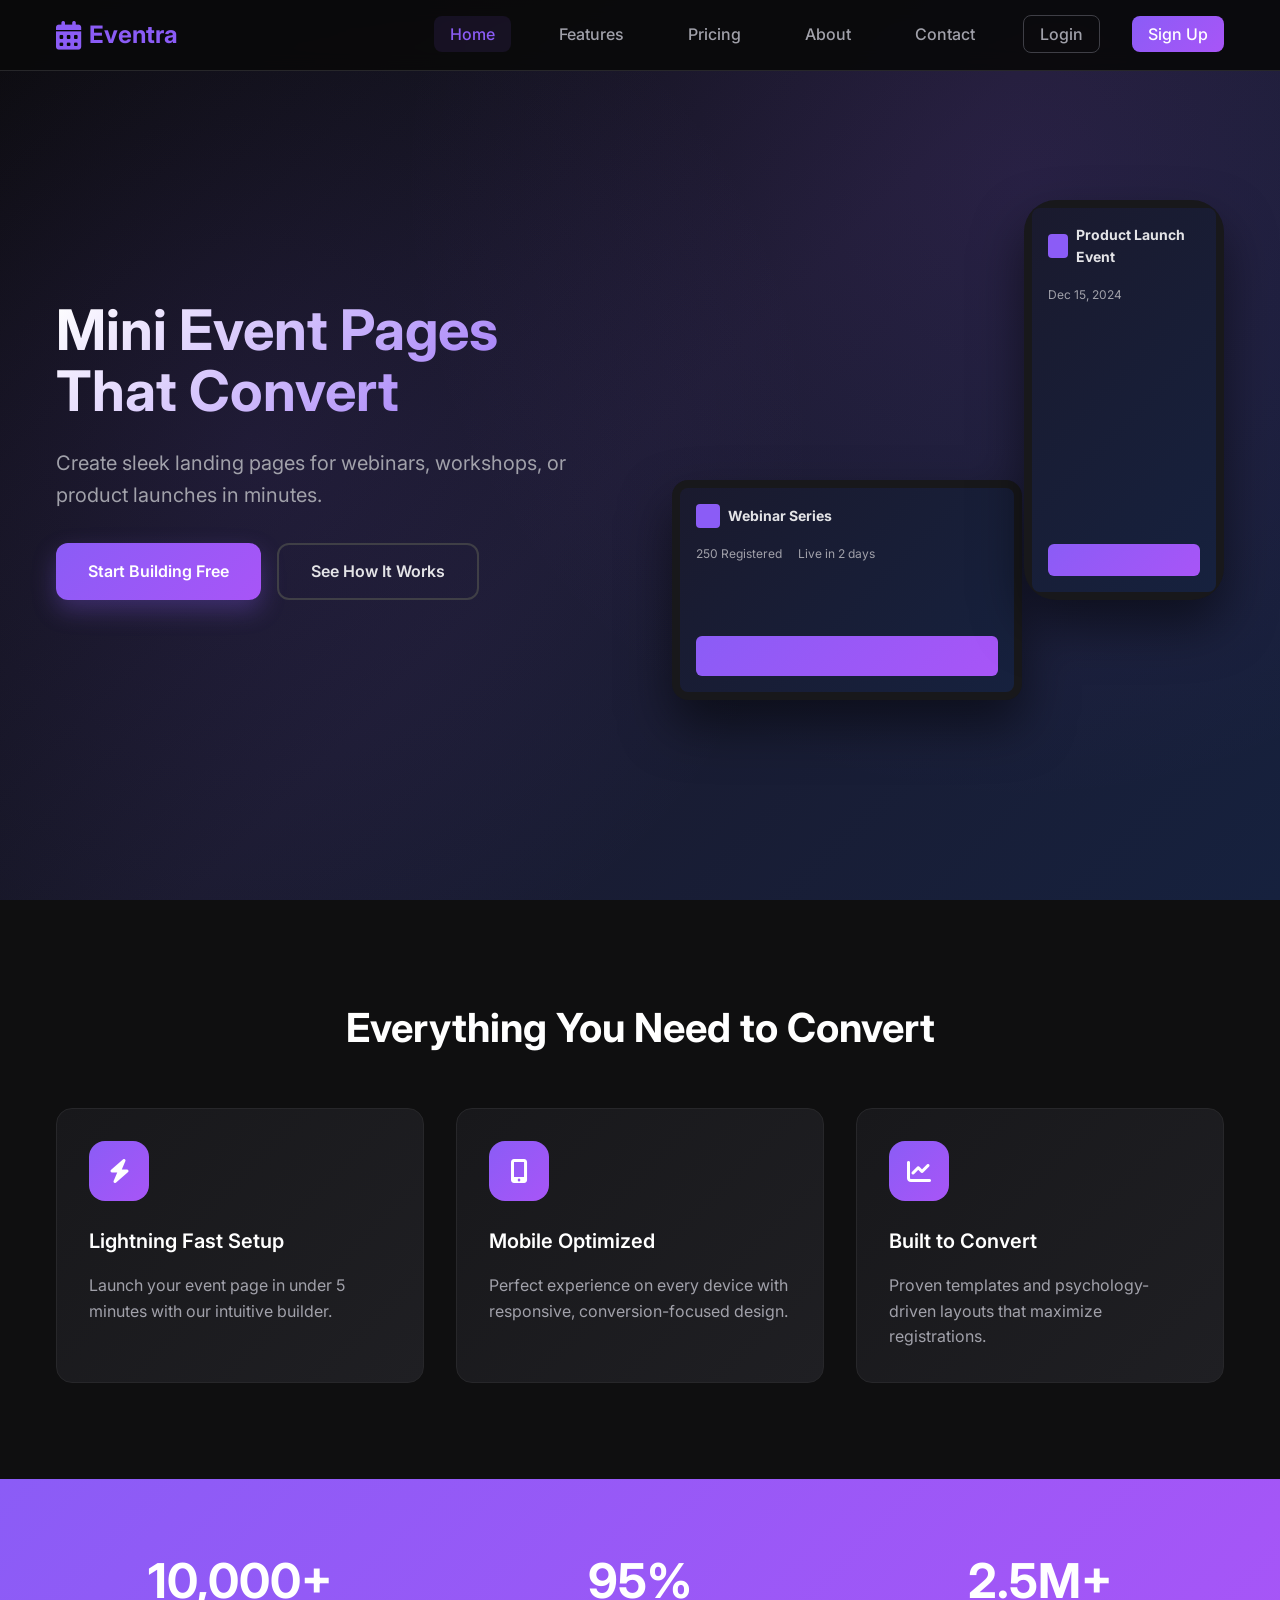
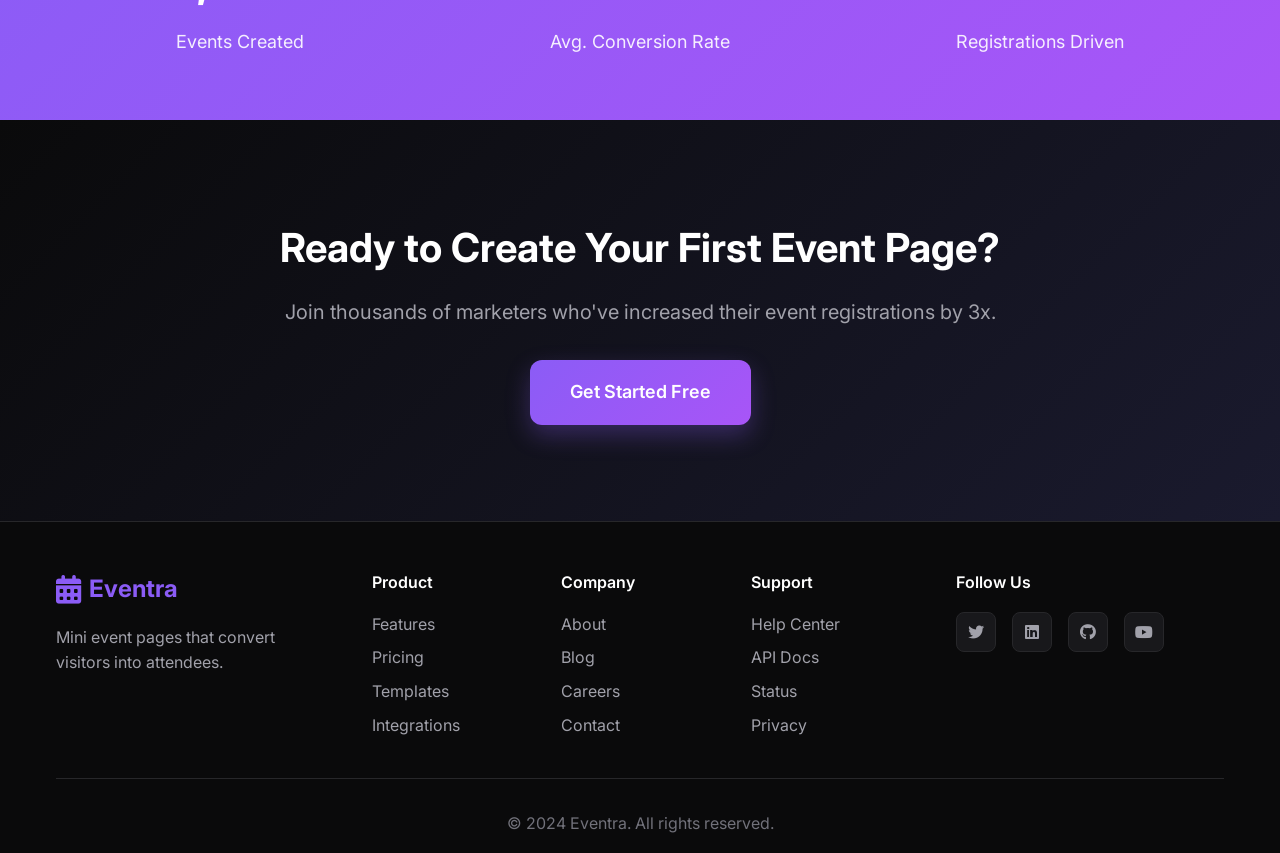
<file: index.html>
<!DOCTYPE html>
<html lang="en">
<head>
    <meta charset="UTF-8">
    <meta name="viewport" content="width=device-width, initial-scale=1.0">
    <title>Eventra - Mini Event Pages That Convert</title>
    <link rel="stylesheet" href="styles.css">
    <link rel="preconnect" href="https://fonts.googleapis.com">
    <link rel="preconnect" href="https://fonts.gstatic.com" crossorigin>
    <link href="https://fonts.googleapis.com/css2?family=Inter:wght@300;400;500;600;700&display=swap" rel="stylesheet">
    <link rel="stylesheet" href="https://cdnjs.cloudflare.com/ajax/libs/font-awesome/6.4.0/css/all.min.css">
    <link rel="icon" type="image/svg+xml" href="data:image/svg+xml,<svg xmlns='http://www.w3.org/2000/svg' viewBox='0 0 100 100'><text y='.9em' font-size='90'>📅</text></svg>">
</head>
<body>
    <nav class="navbar">
        <div class="nav-container">
            <div class="nav-logo">
                <i class="fas fa-calendar-alt"></i>
                <span>Eventra</span>
            </div>
            <ul class="nav-menu">
                <li><a href="index.html" class="nav-link active">Home</a></li>
                <li><a href="features.html" class="nav-link">Features</a></li>
                <li><a href="pricing.html" class="nav-link">Pricing</a></li>
                <li><a href="about.html" class="nav-link">About</a></li>
                <li><a href="contact.html" class="nav-link">Contact</a></li>
                <li><a href="login.html" class="nav-link login-btn">Login</a></li>
                <li><a href="signup.html" class="nav-link signup-btn">Sign Up</a></li>
            </ul>
            <div class="hamburger">
                <span></span>
                <span></span>
                <span></span>
            </div>
        </div>
    </nav>

    <main>
        <!-- Hero Section -->
        <section class="hero">
            <div class="container">
                <div class="hero-content">
                    <h1 class="hero-title">Mini Event Pages That Convert</h1>
                    <p class="hero-subtitle">Create sleek landing pages for webinars, workshops, or product launches in minutes.</p>
                    <div class="hero-cta">
                        <a href="signup.html" class="btn btn-primary">Start Building Free</a>
                        <a href="features.html" class="btn btn-secondary">See How It Works</a>
                    </div>
                </div>
                <div class="hero-visual">
                    <div class="mockup-container">
                        <div class="mockup-phone">
                            <div class="mockup-screen">
                                <div class="mini-page-demo">
                                    <div class="demo-header">
                                        <div class="demo-logo"></div>
                                        <h3>Product Launch Event</h3>
                                    </div>
                                    <div class="demo-content">
                                        <div class="demo-date">Dec 15, 2024</div>
                                        <div class="demo-button"></div>
                                    </div>
                                </div>
                            </div>
                        </div>
                        <div class="mockup-desktop">
                            <div class="mockup-screen">
                                <div class="mini-page-demo desktop">
                                    <div class="demo-header">
                                        <div class="demo-logo"></div>
                                        <h3>Webinar Series</h3>
                                    </div>
                                    <div class="demo-content">
                                        <div class="demo-stats">
                                            <span>250 Registered</span>
                                            <span>Live in 2 days</span>
                                        </div>
                                        <div class="demo-button large"></div>
                                    </div>
                                </div>
                            </div>
                        </div>
                    </div>
                </div>
            </div>
        </section>

        <!-- Features Preview -->
        <section class="features-preview">
            <div class="container">
                <h2>Everything You Need to Convert</h2>
                <div class="features-grid">
                    <div class="feature-card">
                        <div class="feature-icon">
                            <i class="fas fa-bolt"></i>
                        </div>
                        <h3>Lightning Fast Setup</h3>
                        <p>Launch your event page in under 5 minutes with our intuitive builder.</p>
                    </div>
                    <div class="feature-card">
                        <div class="feature-icon">
                            <i class="fas fa-mobile-alt"></i>
                        </div>
                        <h3>Mobile Optimized</h3>
                        <p>Perfect experience on every device with responsive, conversion-focused design.</p>
                    </div>
                    <div class="feature-card">
                        <div class="feature-icon">
                            <i class="fas fa-chart-line"></i>
                        </div>
                        <h3>Built to Convert</h3>
                        <p>Proven templates and psychology-driven layouts that maximize registrations.</p>
                    </div>
                </div>
            </div>
        </section>

        <!-- Social Proof -->
        <section class="social-proof">
            <div class="container">
                <div class="proof-content">
                    <div class="stats-grid">
                        <div class="stat">
                            <div class="stat-number">10,000+</div>
                            <div class="stat-label">Events Created</div>
                        </div>
                        <div class="stat">
                            <div class="stat-number">95%</div>
                            <div class="stat-label">Avg. Conversion Rate</div>
                        </div>
                        <div class="stat">
                            <div class="stat-number">2.5M+</div>
                            <div class="stat-label">Registrations Driven</div>
                        </div>
                    </div>
                </div>
            </div>
        </section>

        <!-- CTA Section -->
        <section class="cta-section">
            <div class="container">
                <div class="cta-content">
                    <h2>Ready to Create Your First Event Page?</h2>
                    <p>Join thousands of marketers who've increased their event registrations by 3x.</p>
                    <a href="signup.html" class="btn btn-primary large">Get Started Free</a>
                </div>
            </div>
        </section>
    </main>

    <footer class="footer">
        <div class="container">
            <div class="footer-content">
                <div class="footer-brand">
                    <div class="footer-logo">
                        <i class="fas fa-calendar-alt"></i>
                        <span>Eventra</span>
                    </div>
                    <p>Mini event pages that convert visitors into attendees.</p>
                </div>
                <div class="footer-links">
                    <div class="footer-column">
                        <h4>Product</h4>
                        <ul>
                            <li><a href="features.html">Features</a></li>
                            <li><a href="pricing.html">Pricing</a></li>
                            <li><a href="#">Templates</a></li>
                            <li><a href="#">Integrations</a></li>
                        </ul>
                    </div>
                    <div class="footer-column">
                        <h4>Company</h4>
                        <ul>
                            <li><a href="about.html">About</a></li>
                            <li><a href="#">Blog</a></li>
                            <li><a href="#">Careers</a></li>
                            <li><a href="contact.html">Contact</a></li>
                        </ul>
                    </div>
                    <div class="footer-column">
                        <h4>Support</h4>
                        <ul>
                            <li><a href="#">Help Center</a></li>
                            <li><a href="#">API Docs</a></li>
                            <li><a href="#">Status</a></li>
                            <li><a href="#">Privacy</a></li>
                        </ul>
                    </div>
                </div>
                <div class="footer-social">
                    <h4>Follow Us</h4>
                    <div class="social-links">
                        <a href="#"><i class="fab fa-twitter"></i></a>
                        <a href="#"><i class="fab fa-linkedin"></i></a>
                        <a href="#"><i class="fab fa-github"></i></a>
                        <a href="#"><i class="fab fa-youtube"></i></a>
                    </div>
                </div>
            </div>
            <div class="footer-bottom">
                <p>&copy; 2024 Eventra. All rights reserved.</p>
            </div>
        </div>
    </footer>

    <script src="script.js"></script>
</body>
</html>
</file>
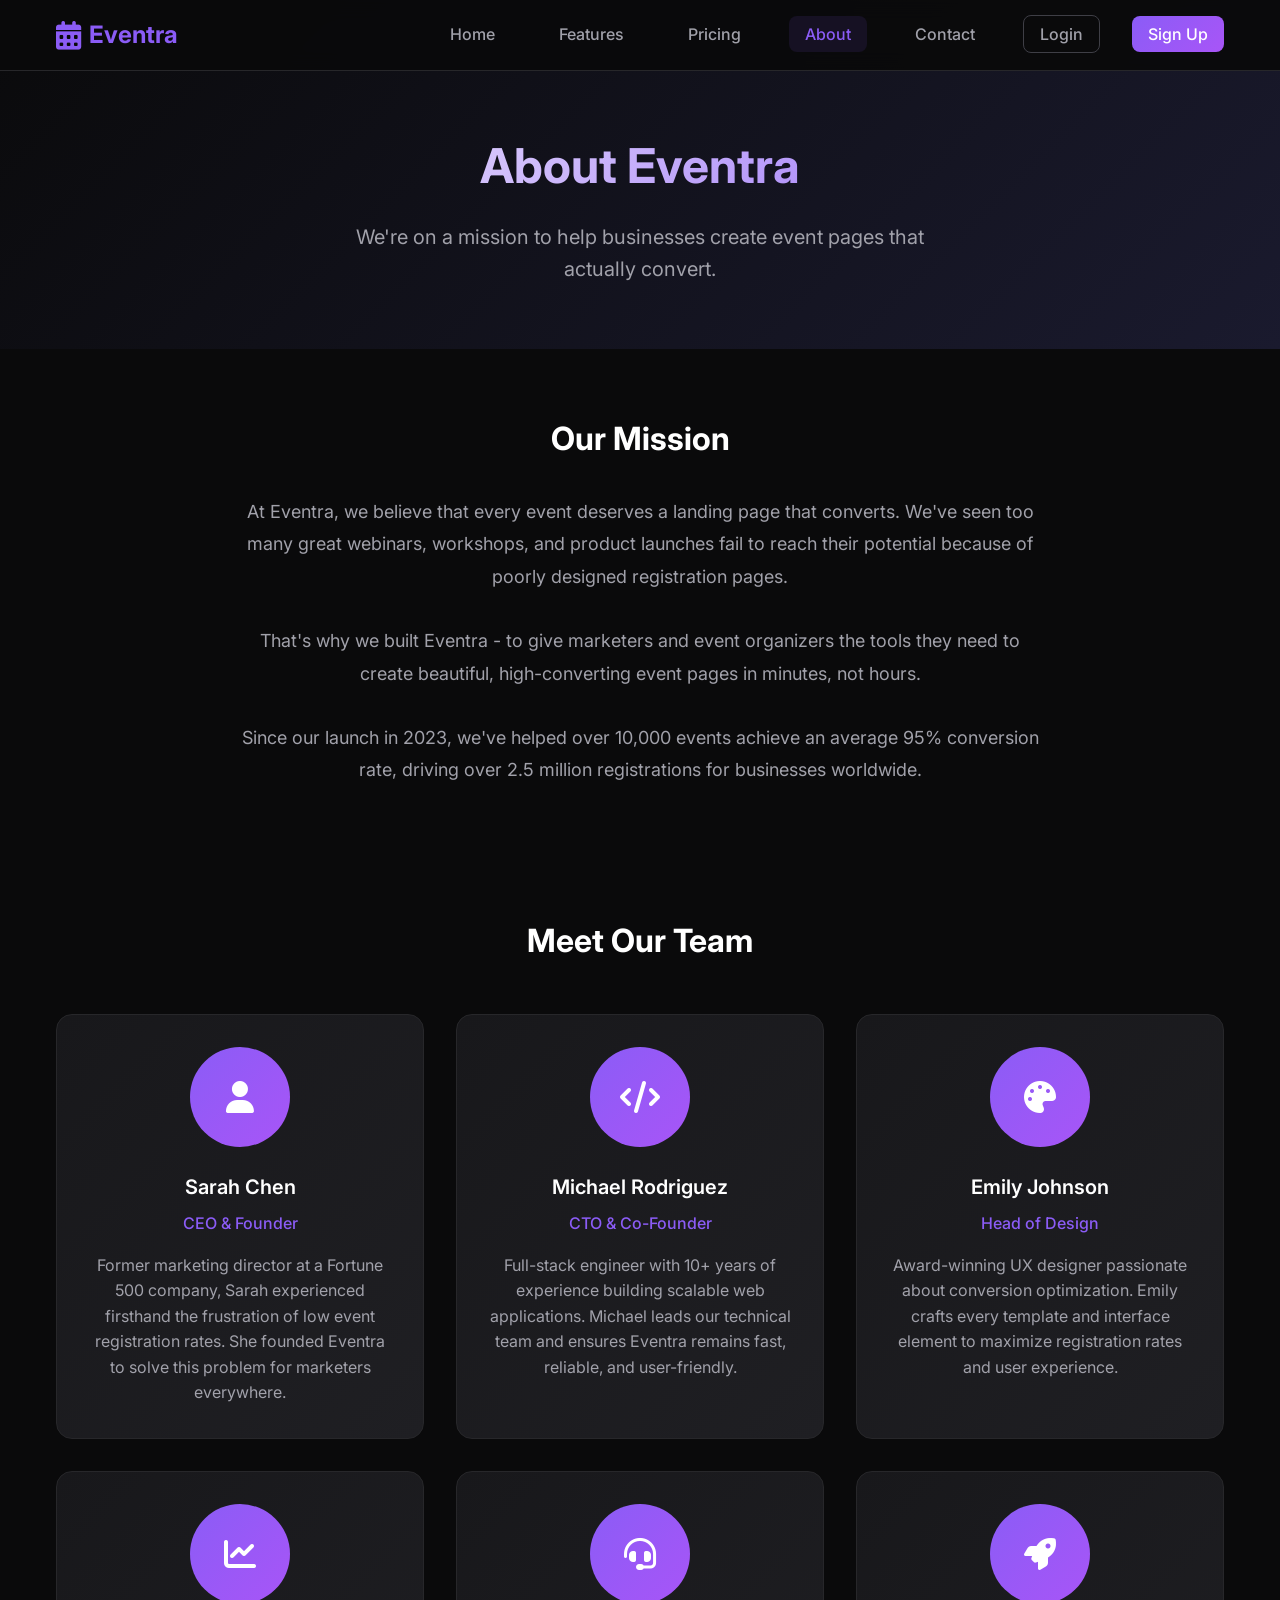
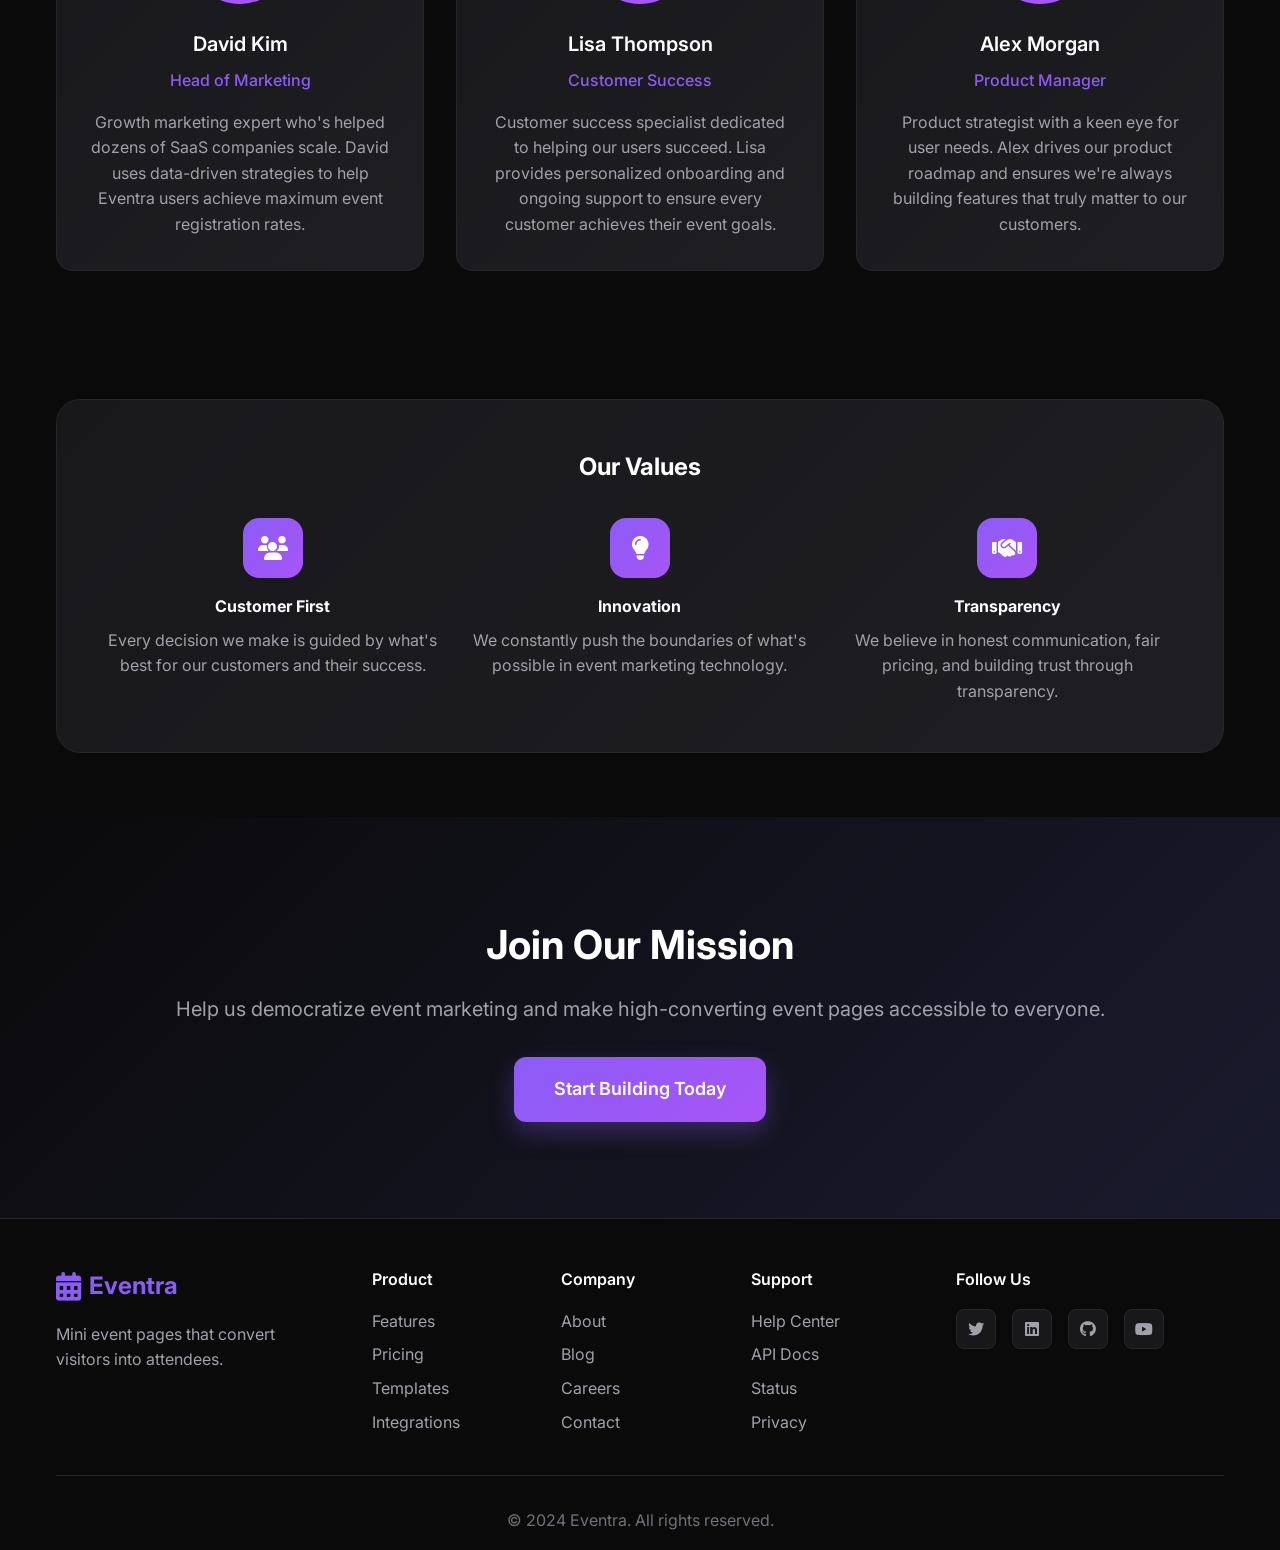
<file: about.html>
<!DOCTYPE html>
<html lang="en">
  <head>
    <meta charset="UTF-8" />
    <meta name="viewport" content="width=device-width, initial-scale=1.0" />
    <title>About Us - Eventra</title>
    <link rel="stylesheet" href="styles.css" />
    <link rel="preconnect" href="https://fonts.googleapis.com" />
    <link rel="preconnect" href="https://fonts.gstatic.com" crossorigin />
    <link
      href="https://fonts.googleapis.com/css2?family=Inter:wght@300;400;500;600;700&display=swap"
      rel="stylesheet"
    />
    <link
      rel="stylesheet"
      href="https://cdnjs.cloudflare.com/ajax/libs/font-awesome/6.4.0/css/all.min.css"
    />
    <link
      rel="icon"
      type="image/svg+xml"
      href="data:image/svg+xml,<svg xmlns='http://www.w3.org/2000/svg' viewBox='0 0 100 100'><text y='.9em' font-size='90'>📅</text></svg>"
    />
  </head>
  <body>
    <nav class="navbar">
      <div class="nav-container">
        <div class="nav-logo">
          <i class="fas fa-calendar-alt"></i>
          <span>Eventra</span>
        </div>
        <ul class="nav-menu">
          <li><a href="index.html" class="nav-link">Home</a></li>
          <li><a href="features.html" class="nav-link">Features</a></li>
          <li><a href="pricing.html" class="nav-link">Pricing</a></li>
          <li><a href="about.html" class="nav-link active">About</a></li>
          <li><a href="contact.html" class="nav-link">Contact</a></li>
          <li><a href="login.html" class="nav-link login-btn">Login</a></li>
          <li><a href="signup.html" class="nav-link signup-btn">Sign Up</a></li>
        </ul>
        <div class="hamburger">
          <span></span>
          <span></span>
          <span></span>
        </div>
      </div>
    </nav>

    <main>
      <section class="page-header">
        <div class="container">
          <h1 class="page-title">About Eventra</h1>
          <p class="page-subtitle">
            We're on a mission to help businesses create event pages that
            actually convert.
          </p>
        </div>
      </section>

      <section class="content-section">
        <div class="container">
          <div style="max-width: 800px; margin: 0 auto; text-align: center">
            <h2 style="color: #ffffff; font-size: 2rem; margin-bottom: 2rem">
              Our Mission
            </h2>
            <p
              style="
                color: #a1a1aa;
                font-size: 1.125rem;
                line-height: 1.8;
                margin-bottom: 2rem;
              "
            >
              At Eventra, we believe that every event deserves a landing page
              that converts. We've seen too many great webinars, workshops, and
              product launches fail to reach their potential because of poorly
              designed registration pages.
            </p>
            <p
              style="
                color: #a1a1aa;
                font-size: 1.125rem;
                line-height: 1.8;
                margin-bottom: 2rem;
              "
            >
              That's why we built Eventra - to give marketers and event
              organizers the tools they need to create beautiful,
              high-converting event pages in minutes, not hours.
            </p>
            <p style="color: #a1a1aa; font-size: 1.125rem; line-height: 1.8">
              Since our launch in 2023, we've helped over 10,000 events achieve
              an average 95% conversion rate, driving over 2.5 million
              registrations for businesses worldwide.
            </p>
          </div>
        </div>
      </section>

      <section class="content-section">
        <div class="container">
          <h2
            style="
              text-align: center;
              color: #ffffff;
              font-size: 2rem;
              margin-bottom: 3rem;
            "
          >
            Meet Our Team
          </h2>
          <div class="team-grid">
            <div class="team-member">
              <div class="member-avatar">
                <i class="fas fa-user"></i>
              </div>
              <div class="member-name">Sarah Chen</div>
              <div class="member-role">CEO & Founder</div>
              <div class="member-bio">
                Former marketing director at a Fortune 500 company, Sarah
                experienced firsthand the frustration of low event registration
                rates. She founded Eventra to solve this problem for marketers
                everywhere.
              </div>
            </div>

            <div class="team-member">
              <div class="member-avatar">
                <i class="fas fa-code"></i>
              </div>
              <div class="member-name">Michael Rodriguez</div>
              <div class="member-role">CTO & Co-Founder</div>
              <div class="member-bio">
                Full-stack engineer with 10+ years of experience building
                scalable web applications. Michael leads our technical team and
                ensures Eventra remains fast, reliable, and user-friendly.
              </div>
            </div>

            <div class="team-member">
              <div class="member-avatar">
                <i class="fas fa-palette"></i>
              </div>
              <div class="member-name">Emily Johnson</div>
              <div class="member-role">Head of Design</div>
              <div class="member-bio">
                Award-winning UX designer passionate about conversion
                optimization. Emily crafts every template and interface element
                to maximize registration rates and user experience.
              </div>
            </div>

            <div class="team-member">
              <div class="member-avatar">
                <i class="fas fa-chart-line"></i>
              </div>
              <div class="member-name">David Kim</div>
              <div class="member-role">Head of Marketing</div>
              <div class="member-bio">
                Growth marketing expert who's helped dozens of SaaS companies
                scale. David uses data-driven strategies to help Eventra users
                achieve maximum event registration rates.
              </div>
            </div>

            <div class="team-member">
              <div class="member-avatar">
                <i class="fas fa-headset"></i>
              </div>
              <div class="member-name">Lisa Thompson</div>
              <div class="member-role">Customer Success</div>
              <div class="member-bio">
                Customer success specialist dedicated to helping our users
                succeed. Lisa provides personalized onboarding and ongoing
                support to ensure every customer achieves their event goals.
              </div>
            </div>

            <div class="team-member">
              <div class="member-avatar">
                <i class="fas fa-rocket"></i>
              </div>
              <div class="member-name">Alex Morgan</div>
              <div class="member-role">Product Manager</div>
              <div class="member-bio">
                Product strategist with a keen eye for user needs. Alex drives
                our product roadmap and ensures we're always building features
                that truly matter to our customers.
              </div>
            </div>
          </div>
        </div>
      </section>

      <section class="content-section">
        <div class="container">
          <div
            style="
              background: linear-gradient(135deg, #18181b, #1f1f23);
              border: 1px solid #27272a;
              border-radius: 1.5rem;
              padding: 3rem;
              text-align: center;
            "
          >
            <h2 style="color: #ffffff; margin-bottom: 1rem">Our Values</h2>
            <div
              style="
                display: grid;
                grid-template-columns: repeat(auto-fit, minmax(250px, 1fr));
                gap: 2rem;
                margin-top: 2rem;
              "
            >
              <div>
                <div
                  style="
                    width: 60px;
                    height: 60px;
                    background: linear-gradient(135deg, #8b5cf6, #a855f7);
                    border-radius: 1rem;
                    display: flex;
                    align-items: center;
                    justify-content: center;
                    margin: 0 auto 1rem;
                    font-size: 1.5rem;
                    color: white;
                  "
                >
                  <i class="fas fa-users"></i>
                </div>
                <h4 style="color: #ffffff; margin-bottom: 0.5rem">
                  Customer First
                </h4>
                <p style="color: #a1a1aa">
                  Every decision we make is guided by what's best for our
                  customers and their success.
                </p>
              </div>
              <div>
                <div
                  style="
                    width: 60px;
                    height: 60px;
                    background: linear-gradient(135deg, #8b5cf6, #a855f7);
                    border-radius: 1rem;
                    display: flex;
                    align-items: center;
                    justify-content: center;
                    margin: 0 auto 1rem;
                    font-size: 1.5rem;
                    color: white;
                  "
                >
                  <i class="fas fa-lightbulb"></i>
                </div>
                <h4 style="color: #ffffff; margin-bottom: 0.5rem">
                  Innovation
                </h4>
                <p style="color: #a1a1aa">
                  We constantly push the boundaries of what's possible in event
                  marketing technology.
                </p>
              </div>
              <div>
                <div
                  style="
                    width: 60px;
                    height: 60px;
                    background: linear-gradient(135deg, #8b5cf6, #a855f7);
                    border-radius: 1rem;
                    display: flex;
                    align-items: center;
                    justify-content: center;
                    margin: 0 auto 1rem;
                    font-size: 1.5rem;
                    color: white;
                  "
                >
                  <i class="fas fa-handshake"></i>
                </div>
                <h4 style="color: #ffffff; margin-bottom: 0.5rem">
                  Transparency
                </h4>
                <p style="color: #a1a1aa">
                  We believe in honest communication, fair pricing, and building
                  trust through transparency.
                </p>
              </div>
            </div>
          </div>
        </div>
      </section>

      <section class="cta-section">
        <div class="container">
          <div class="cta-content">
            <h2>Join Our Mission</h2>
            <p>
              Help us democratize event marketing and make high-converting event
              pages accessible to everyone.
            </p>
            <a href="signup.html" class="btn btn-primary large"
              >Start Building Today</a
            >
          </div>
        </div>
      </section>
    </main>

    <footer class="footer">
      <div class="container">
        <div class="footer-content">
          <div class="footer-brand">
            <div class="footer-logo">
              <i class="fas fa-calendar-alt"></i>
              <span>Eventra</span>
            </div>
            <p>Mini event pages that convert visitors into attendees.</p>
          </div>
          <div class="footer-links">
            <div class="footer-column">
              <h4>Product</h4>
              <ul>
                <li><a href="features.html">Features</a></li>
                <li><a href="pricing.html">Pricing</a></li>
                <li><a href="#">Templates</a></li>
                <li><a href="#">Integrations</a></li>
              </ul>
            </div>
            <div class="footer-column">
              <h4>Company</h4>
              <ul>
                <li><a href="about.html">About</a></li>
                <li><a href="#">Blog</a></li>
                <li><a href="#">Careers</a></li>
                <li><a href="contact.html">Contact</a></li>
              </ul>
            </div>
            <div class="footer-column">
              <h4>Support</h4>
              <ul>
                <li><a href="#">Help Center</a></li>
                <li><a href="#">API Docs</a></li>
                <li><a href="#">Status</a></li>
                <li><a href="#">Privacy</a></li>
              </ul>
            </div>
          </div>
          <div class="footer-social">
            <h4>Follow Us</h4>
            <div class="social-links">
              <a href="#"><i class="fab fa-twitter"></i></a>
              <a href="#"><i class="fab fa-linkedin"></i></a>
              <a href="#"><i class="fab fa-github"></i></a>
              <a href="#"><i class="fab fa-youtube"></i></a>
            </div>
          </div>
        </div>
        <div class="footer-bottom">
          <p>&copy; 2024 Eventra. All rights reserved.</p>
        </div>
      </div>
    </footer>

    <script src="script.js"></script>
  </body>
</html>
</file>
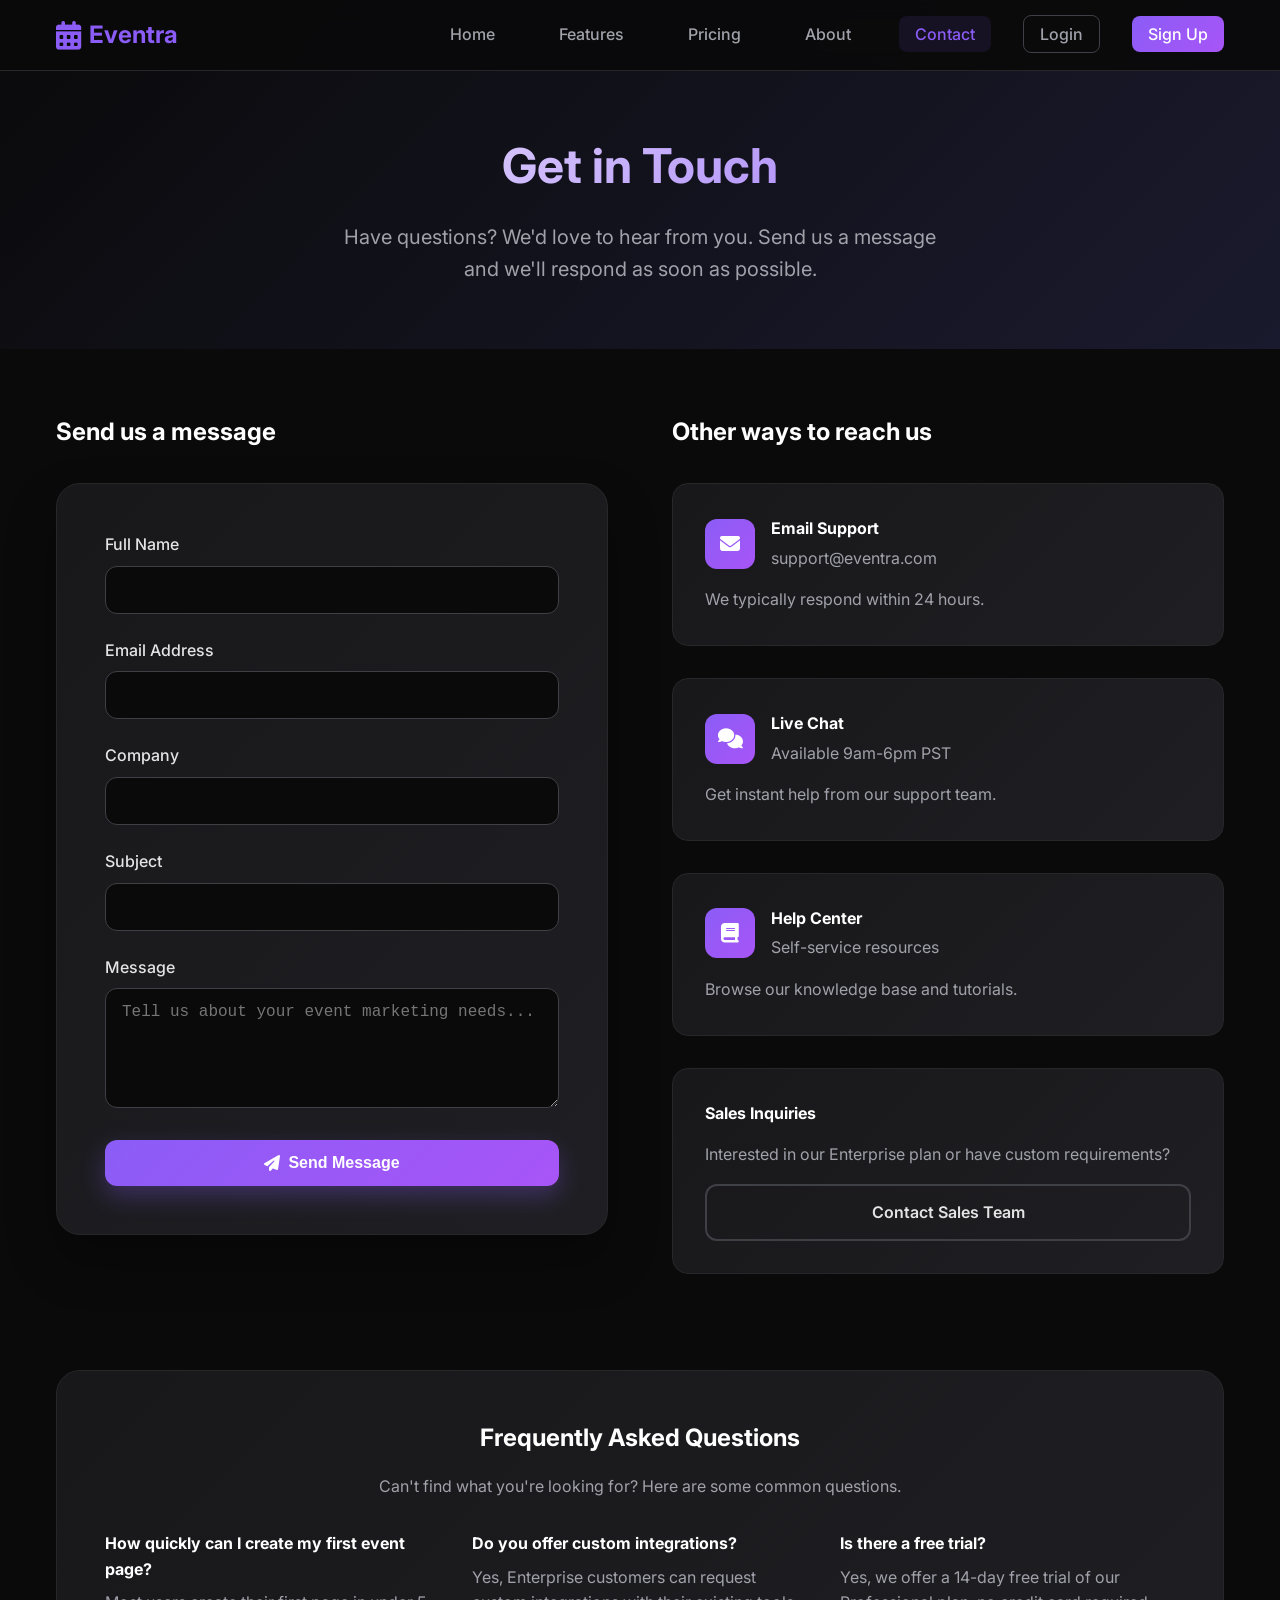
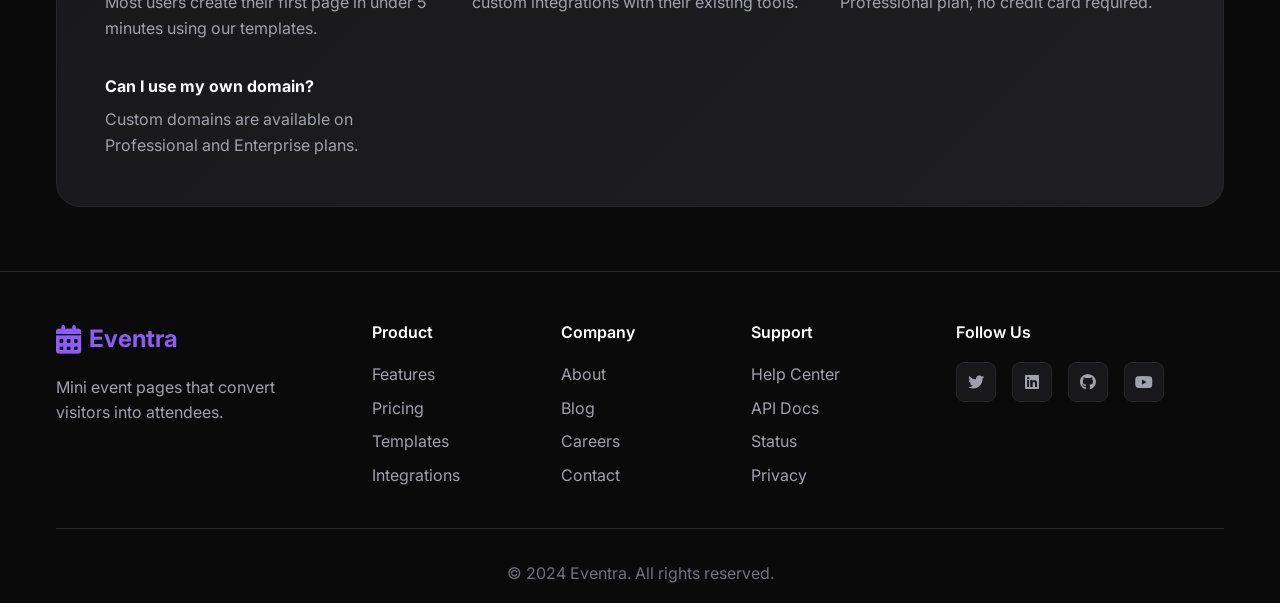
<file: contact.html>
<!DOCTYPE html>
<html lang="en">
  <head>
    <meta charset="UTF-8" />
    <meta name="viewport" content="width=device-width, initial-scale=1.0" />
    <title>Contact Us - Eventra</title>
    <link rel="stylesheet" href="styles.css" />
    <link rel="preconnect" href="https://fonts.googleapis.com" />
    <link rel="preconnect" href="https://fonts.gstatic.com" crossorigin />
    <link
      href="https://fonts.googleapis.com/css2?family=Inter:wght@300;400;500;600;700&display=swap"
      rel="stylesheet"
    />
    <link
      rel="stylesheet"
      href="https://cdnjs.cloudflare.com/ajax/libs/font-awesome/6.4.0/css/all.min.css"
    />
    <link
      rel="icon"
      type="image/svg+xml"
      href="data:image/svg+xml,<svg xmlns='http://www.w3.org/2000/svg' viewBox='0 0 100 100'><text y='.9em' font-size='90'>📅</text></svg>"
    />
  </head>
  <body>
    <nav class="navbar">
      <div class="nav-container">
        <div class="nav-logo">
          <i class="fas fa-calendar-alt"></i>
          <span>Eventra</span>
        </div>
        <ul class="nav-menu">
          <li><a href="index.html" class="nav-link">Home</a></li>
          <li><a href="features.html" class="nav-link">Features</a></li>
          <li><a href="pricing.html" class="nav-link">Pricing</a></li>
          <li><a href="about.html" class="nav-link">About</a></li>
          <li><a href="contact.html" class="nav-link active">Contact</a></li>
          <li><a href="login.html" class="nav-link login-btn">Login</a></li>
          <li><a href="signup.html" class="nav-link signup-btn">Sign Up</a></li>
        </ul>
        <div class="hamburger">
          <span></span>
          <span></span>
          <span></span>
        </div>
      </div>
    </nav>

    <main>
      <section class="page-header">
        <div class="container">
          <h1 class="page-title">Get in Touch</h1>
          <p class="page-subtitle">
            Have questions? We'd love to hear from you. Send us a message and
            we'll respond as soon as possible.
          </p>
        </div>
      </section>

      <section class="content-section">
        <div class="container">
          <div
            style="
              display: grid;
              grid-template-columns: 1fr 1fr;
              gap: 4rem;
              align-items: start;
            "
          >
            <div>
              <h2
                style="color: #ffffff; font-size: 1.5rem; margin-bottom: 2rem"
              >
                Send us a message
              </h2>
              <div class="form-container" style="margin: 0; max-width: none">
                <form action="#" method="POST">
                  <div class="form-group">
                    <label for="name">Full Name</label>
                    <input type="text" id="name" name="name" required />
                  </div>
                  <div class="form-group">
                    <label for="email">Email Address</label>
                    <input type="email" id="email" name="email" required />
                  </div>
                  <div class="form-group">
                    <label for="company">Company</label>
                    <input type="text" id="company" name="company" />
                  </div>
                  <div class="form-group">
                    <label for="subject">Subject</label>
                    <input type="text" id="subject" name="subject" required />
                  </div>
                  <div class="form-group">
                    <label for="message">Message</label>
                    <textarea
                      id="message"
                      name="message"
                      required
                      placeholder="Tell us about your event marketing needs..."
                    ></textarea>
                  </div>
                  <button
                    type="submit"
                    class="btn btn-primary"
                    style="width: 100%; justify-content: center"
                  >
                    <i
                      class="fas fa-paper-plane"
                      style="margin-right: 0.5rem"
                    ></i>
                    Send Message
                  </button>
                </form>
              </div>
            </div>

            <div>
              <h2
                style="color: #ffffff; font-size: 1.5rem; margin-bottom: 2rem"
              >
                Other ways to reach us
              </h2>

              <div
                style="
                  background: linear-gradient(135deg, #18181b, #1f1f23);
                  border: 1px solid #27272a;
                  border-radius: 1rem;
                  padding: 2rem;
                  margin-bottom: 2rem;
                "
              >
                <div
                  style="
                    display: flex;
                    align-items: center;
                    gap: 1rem;
                    margin-bottom: 1rem;
                  "
                >
                  <div
                    style="
                      width: 50px;
                      height: 50px;
                      background: linear-gradient(135deg, #8b5cf6, #a855f7);
                      border-radius: 0.75rem;
                      display: flex;
                      align-items: center;
                      justify-content: center;
                      color: white;
                      font-size: 1.25rem;
                    "
                  >
                    <i class="fas fa-envelope"></i>
                  </div>
                  <div>
                    <h4 style="color: #ffffff; margin-bottom: 0.25rem">
                      Email Support
                    </h4>
                    <p style="color: #a1a1aa; margin: 0">support@eventra.com</p>
                  </div>
                </div>
                <p style="color: #a1a1aa; margin: 0">
                  We typically respond within 24 hours.
                </p>
              </div>

              <div
                style="
                  background: linear-gradient(135deg, #18181b, #1f1f23);
                  border: 1px solid #27272a;
                  border-radius: 1rem;
                  padding: 2rem;
                  margin-bottom: 2rem;
                "
              >
                <div
                  style="
                    display: flex;
                    align-items: center;
                    gap: 1rem;
                    margin-bottom: 1rem;
                  "
                >
                  <div
                    style="
                      width: 50px;
                      height: 50px;
                      background: linear-gradient(135deg, #8b5cf6, #a855f7);
                      border-radius: 0.75rem;
                      display: flex;
                      align-items: center;
                      justify-content: center;
                      color: white;
                      font-size: 1.25rem;
                    "
                  >
                    <i class="fas fa-comments"></i>
                  </div>
                  <div>
                    <h4 style="color: #ffffff; margin-bottom: 0.25rem">
                      Live Chat
                    </h4>
                    <p style="color: #a1a1aa; margin: 0">
                      Available 9am-6pm PST
                    </p>
                  </div>
                </div>
                <p style="color: #a1a1aa; margin: 0">
                  Get instant help from our support team.
                </p>
              </div>

              <div
                style="
                  background: linear-gradient(135deg, #18181b, #1f1f23);
                  border: 1px solid #27272a;
                  border-radius: 1rem;
                  padding: 2rem;
                  margin-bottom: 2rem;
                "
              >
                <div
                  style="
                    display: flex;
                    align-items: center;
                    gap: 1rem;
                    margin-bottom: 1rem;
                  "
                >
                  <div
                    style="
                      width: 50px;
                      height: 50px;
                      background: linear-gradient(135deg, #8b5cf6, #a855f7);
                      border-radius: 0.75rem;
                      display: flex;
                      align-items: center;
                      justify-content: center;
                      color: white;
                      font-size: 1.25rem;
                    "
                  >
                    <i class="fas fa-book"></i>
                  </div>
                  <div>
                    <h4 style="color: #ffffff; margin-bottom: 0.25rem">
                      Help Center
                    </h4>
                    <p style="color: #a1a1aa; margin: 0">
                      Self-service resources
                    </p>
                  </div>
                </div>
                <p style="color: #a1a1aa; margin: 0">
                  Browse our knowledge base and tutorials.
                </p>
              </div>

              <div
                style="
                  background: linear-gradient(135deg, #18181b, #1f1f23);
                  border: 1px solid #27272a;
                  border-radius: 1rem;
                  padding: 2rem;
                "
              >
                <h4 style="color: #ffffff; margin-bottom: 1rem">
                  Sales Inquiries
                </h4>
                <p style="color: #a1a1aa; margin-bottom: 1rem">
                  Interested in our Enterprise plan or have custom requirements?
                </p>
                <a
                  href="mailto:sales@eventra.com"
                  class="btn btn-secondary"
                  style="width: 100%; justify-content: center"
                >
                  Contact Sales Team
                </a>
              </div>
            </div>
          </div>
        </div>
      </section>

      <section class="content-section" style="padding-top: 2rem">
        <div class="container">
          <div
            style="
              text-align: center;
              background: linear-gradient(135deg, #18181b, #1f1f23);
              border: 1px solid #27272a;
              border-radius: 1.5rem;
              padding: 3rem;
            "
          >
            <h2 style="color: #ffffff; margin-bottom: 1rem">
              Frequently Asked Questions
            </h2>
            <p style="color: #a1a1aa; margin-bottom: 2rem">
              Can't find what you're looking for? Here are some common
              questions.
            </p>
            <div
              style="
                display: grid;
                grid-template-columns: repeat(auto-fit, minmax(300px, 1fr));
                gap: 2rem;
                text-align: left;
              "
            >
              <div>
                <h4 style="color: #ffffff; margin-bottom: 0.5rem">
                  How quickly can I create my first event page?
                </h4>
                <p style="color: #a1a1aa">
                  Most users create their first page in under 5 minutes using
                  our templates.
                </p>
              </div>
              <div>
                <h4 style="color: #ffffff; margin-bottom: 0.5rem">
                  Do you offer custom integrations?
                </h4>
                <p style="color: #a1a1aa">
                  Yes, Enterprise customers can request custom integrations with
                  their existing tools.
                </p>
              </div>
              <div>
                <h4 style="color: #ffffff; margin-bottom: 0.5rem">
                  Is there a free trial?
                </h4>
                <p style="color: #a1a1aa">
                  Yes, we offer a 14-day free trial of our Professional plan, no
                  credit card required.
                </p>
              </div>
              <div>
                <h4 style="color: #ffffff; margin-bottom: 0.5rem">
                  Can I use my own domain?
                </h4>
                <p style="color: #a1a1aa">
                  Custom domains are available on Professional and Enterprise
                  plans.
                </p>
              </div>
            </div>
          </div>
        </div>
      </section>
    </main>

    <footer class="footer">
      <div class="container">
        <div class="footer-content">
          <div class="footer-brand">
            <div class="footer-logo">
              <i class="fas fa-calendar-alt"></i>
              <span>Eventra</span>
            </div>
            <p>Mini event pages that convert visitors into attendees.</p>
          </div>
          <div class="footer-links">
            <div class="footer-column">
              <h4>Product</h4>
              <ul>
                <li><a href="features.html">Features</a></li>
                <li><a href="pricing.html">Pricing</a></li>
                <li><a href="#">Templates</a></li>
                <li><a href="#">Integrations</a></li>
              </ul>
            </div>
            <div class="footer-column">
              <h4>Company</h4>
              <ul>
                <li><a href="about.html">About</a></li>
                <li><a href="#">Blog</a></li>
                <li><a href="#">Careers</a></li>
                <li><a href="contact.html">Contact</a></li>
              </ul>
            </div>
            <div class="footer-column">
              <h4>Support</h4>
              <ul>
                <li><a href="#">Help Center</a></li>
                <li><a href="#">API Docs</a></li>
                <li><a href="#">Status</a></li>
                <li><a href="#">Privacy</a></li>
              </ul>
            </div>
          </div>
          <div class="footer-social">
            <h4>Follow Us</h4>
            <div class="social-links">
              <a href="#"><i class="fab fa-twitter"></i></a>
              <a href="#"><i class="fab fa-linkedin"></i></a>
              <a href="#"><i class="fab fa-github"></i></a>
              <a href="#"><i class="fab fa-youtube"></i></a>
            </div>
          </div>
        </div>
        <div class="footer-bottom">
          <p>&copy; 2024 Eventra. All rights reserved.</p>
        </div>
      </div>
    </footer>

    <script src="script.js"></script>
  </body>
</html>
</file>
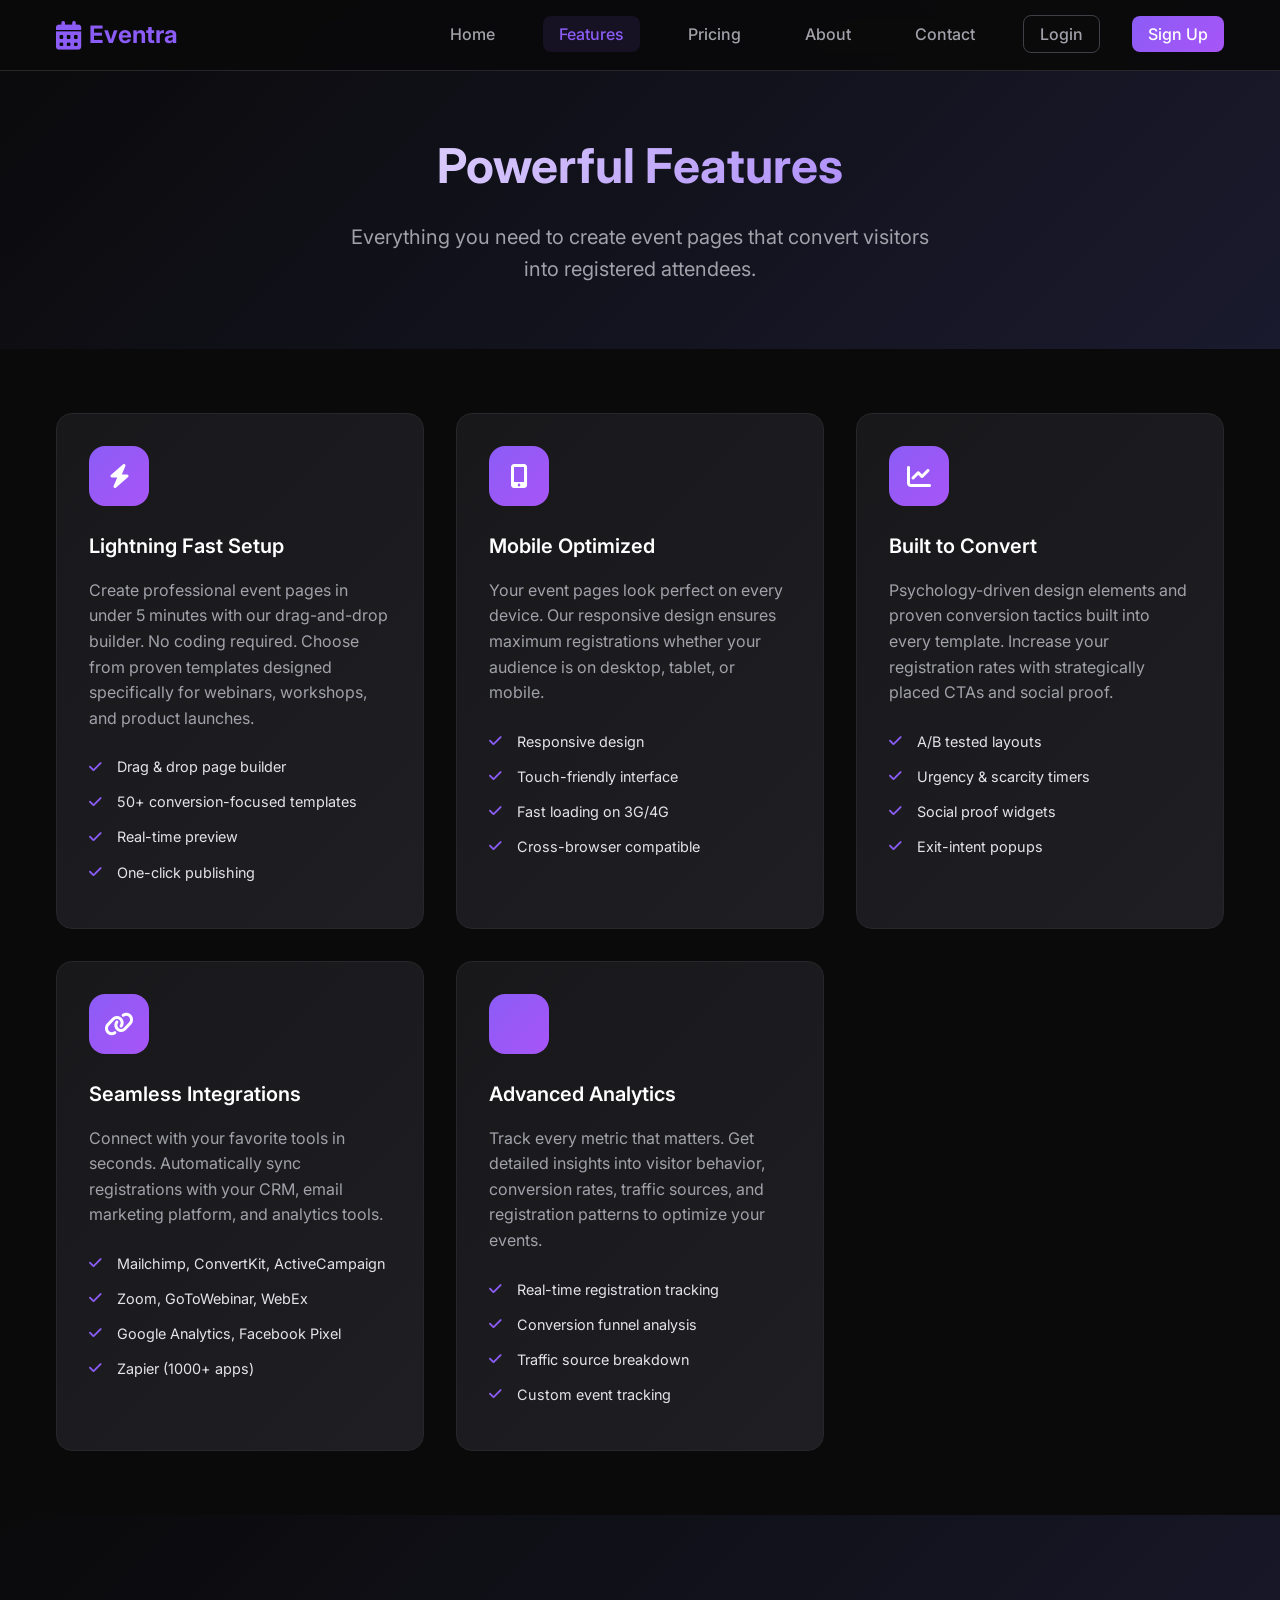
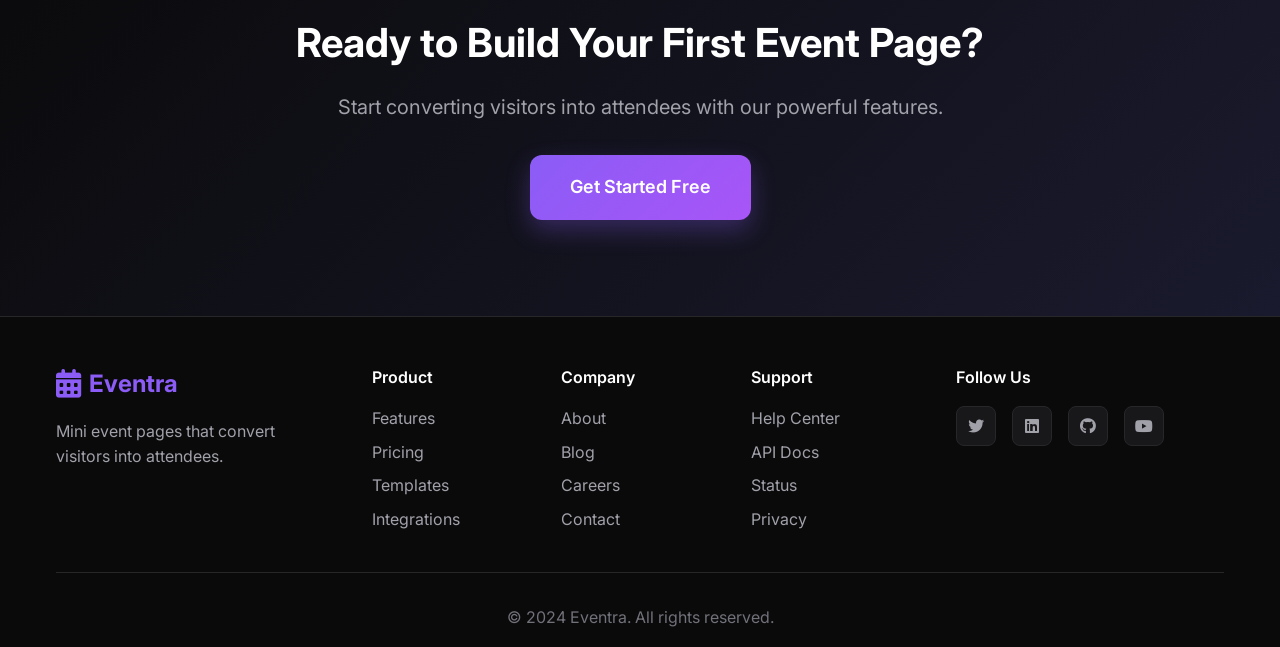
<file: features.html>
<!DOCTYPE html>
<html lang="en">
  <head>
    <meta charset="UTF-8" />
    <meta name="viewport" content="width=device-width, initial-scale=1.0" />
    <title>Features - Eventra</title>
    <link rel="stylesheet" href="styles.css" />
    <link rel="preconnect" href="https://fonts.googleapis.com" />
    <link rel="preconnect" href="https://fonts.gstatic.com" crossorigin />
    <link
      href="https://fonts.googleapis.com/css2?family=Inter:wght@300;400;500;600;700&display=swap"
      rel="stylesheet"
    />
    <link
      rel="stylesheet"
      href="https://cdnjs.cloudflare.com/ajax/libs/font-awesome/6.4.0/css/all.min.css"
    />
    <link
      rel="icon"
      type="image/svg+xml"
      href="data:image/svg+xml,<svg xmlns='http://www.w3.org/2000/svg' viewBox='0 0 100 100'><text y='.9em' font-size='90'>📅</text></svg>"
    />
  </head>
  <body>
    <nav class="navbar">
      <div class="nav-container">
        <div class="nav-logo">
          <i class="fas fa-calendar-alt"></i>
          <span>Eventra</span>
        </div>
        <ul class="nav-menu">
          <li><a href="index.html" class="nav-link">Home</a></li>
          <li><a href="features.html" class="nav-link active">Features</a></li>
          <li><a href="pricing.html" class="nav-link">Pricing</a></li>
          <li><a href="about.html" class="nav-link">About</a></li>
          <li><a href="contact.html" class="nav-link">Contact</a></li>
          <li><a href="login.html" class="nav-link login-btn">Login</a></li>
          <li><a href="signup.html" class="nav-link signup-btn">Sign Up</a></li>
        </ul>
        <div class="hamburger">
          <span></span>
          <span></span>
          <span></span>
        </div>
      </div>
    </nav>

    <main>
      <section class="page-header">
        <div class="container">
          <h1 class="page-title">Powerful Features</h1>
          <p class="page-subtitle">
            Everything you need to create event pages that convert visitors into
            registered attendees.
          </p>
        </div>
      </section>

      <section class="content-section">
        <div class="container">
          <div class="features-grid">
            <div class="feature-card">
              <div class="feature-icon">
                <i class="fas fa-bolt"></i>
              </div>
              <h3>Lightning Fast Setup</h3>
              <p>
                Create professional event pages in under 5 minutes with our
                drag-and-drop builder. No coding required. Choose from proven
                templates designed specifically for webinars, workshops, and
                product launches.
              </p>
              <ul class="feature-list">
                <li><i class="fas fa-check"></i> Drag & drop page builder</li>
                <li>
                  <i class="fas fa-check"></i> 50+ conversion-focused templates
                </li>
                <li><i class="fas fa-check"></i> Real-time preview</li>
                <li><i class="fas fa-check"></i> One-click publishing</li>
              </ul>
            </div>

            <div class="feature-card">
              <div class="feature-icon">
                <i class="fas fa-mobile-alt"></i>
              </div>
              <h3>Mobile Optimized</h3>
              <p>
                Your event pages look perfect on every device. Our responsive
                design ensures maximum registrations whether your audience is on
                desktop, tablet, or mobile.
              </p>
              <ul class="feature-list">
                <li><i class="fas fa-check"></i> Responsive design</li>
                <li><i class="fas fa-check"></i> Touch-friendly interface</li>
                <li><i class="fas fa-check"></i> Fast loading on 3G/4G</li>
                <li><i class="fas fa-check"></i> Cross-browser compatible</li>
              </ul>
            </div>

            <div class="feature-card">
              <div class="feature-icon">
                <i class="fas fa-chart-line"></i>
              </div>
              <h3>Built to Convert</h3>
              <p>
                Psychology-driven design elements and proven conversion tactics
                built into every template. Increase your registration rates with
                strategically placed CTAs and social proof.
              </p>
              <ul class="feature-list">
                <li><i class="fas fa-check"></i> A/B tested layouts</li>
                <li><i class="fas fa-check"></i> Urgency & scarcity timers</li>
                <li><i class="fas fa-check"></i> Social proof widgets</li>
                <li><i class="fas fa-check"></i> Exit-intent popups</li>
              </ul>
            </div>

            <div class="feature-card">
              <div class="feature-icon">
                <i class="fas fa-link"></i>
              </div>
              <h3>Seamless Integrations</h3>
              <p>
                Connect with your favorite tools in seconds. Automatically sync
                registrations with your CRM, email marketing platform, and
                analytics tools.
              </p>
              <ul class="feature-list">
                <li>
                  <i class="fas fa-check"></i> Mailchimp, ConvertKit,
                  ActiveCampaign
                </li>
                <li><i class="fas fa-check"></i> Zoom, GoToWebinar, WebEx</li>
                <li>
                  <i class="fas fa-check"></i> Google Analytics, Facebook Pixel
                </li>
                <li><i class="fas fa-check"></i> Zapier (1000+ apps)</li>
              </ul>
            </div>

            <div class="feature-card">
              <div class="feature-icon">
                <i class="fas fa-analytics"></i>
              </div>
              <h3>Advanced Analytics</h3>
              <p>
                Track every metric that matters. Get detailed insights into
                visitor behavior, conversion rates, traffic sources, and
                registration patterns to optimize your events.
              </p>
              <ul class="feature-list">
                <li>
                  <i class="fas fa-check"></i> Real-time registration tracking
                </li>
                <li><i class="fas fa-check"></i> Conversion funnel analysis</li>
                <li><i class="fas fa-check"></i> Traffic source breakdown</li>
                <li><i class="fas fa-check"></i> Custom event tracking</li>
              </ul>
            </div>
          </div>
        </div>
      </section>

      <section class="cta-section">
        <div class="container">
          <div class="cta-content">
            <h2>Ready to Build Your First Event Page?</h2>
            <p>
              Start converting visitors into attendees with our powerful
              features.
            </p>
            <a href="signup.html" class="btn btn-primary large"
              >Get Started Free</a
            >
          </div>
        </div>
      </section>
    </main>

    <footer class="footer">
      <div class="container">
        <div class="footer-content">
          <div class="footer-brand">
            <div class="footer-logo">
              <i class="fas fa-calendar-alt"></i>
              <span>Eventra</span>
            </div>
            <p>Mini event pages that convert visitors into attendees.</p>
          </div>
          <div class="footer-links">
            <div class="footer-column">
              <h4>Product</h4>
              <ul>
                <li><a href="features.html">Features</a></li>
                <li><a href="pricing.html">Pricing</a></li>
                <li><a href="#">Templates</a></li>
                <li><a href="#">Integrations</a></li>
              </ul>
            </div>
            <div class="footer-column">
              <h4>Company</h4>
              <ul>
                <li><a href="about.html">About</a></li>
                <li><a href="#">Blog</a></li>
                <li><a href="#">Careers</a></li>
                <li><a href="contact.html">Contact</a></li>
              </ul>
            </div>
            <div class="footer-column">
              <h4>Support</h4>
              <ul>
                <li><a href="#">Help Center</a></li>
                <li><a href="#">API Docs</a></li>
                <li><a href="#">Status</a></li>
                <li><a href="#">Privacy</a></li>
              </ul>
            </div>
          </div>
          <div class="footer-social">
            <h4>Follow Us</h4>
            <div class="social-links">
              <a href="#"><i class="fab fa-twitter"></i></a>
              <a href="#"><i class="fab fa-linkedin"></i></a>
              <a href="#"><i class="fab fa-github"></i></a>
              <a href="#"><i class="fab fa-youtube"></i></a>
            </div>
          </div>
        </div>
        <div class="footer-bottom">
          <p>&copy; 2024 Eventra. All rights reserved.</p>
        </div>
      </div>
    </footer>

    <script src="script.js"></script>
  </body>
</html>
</file>
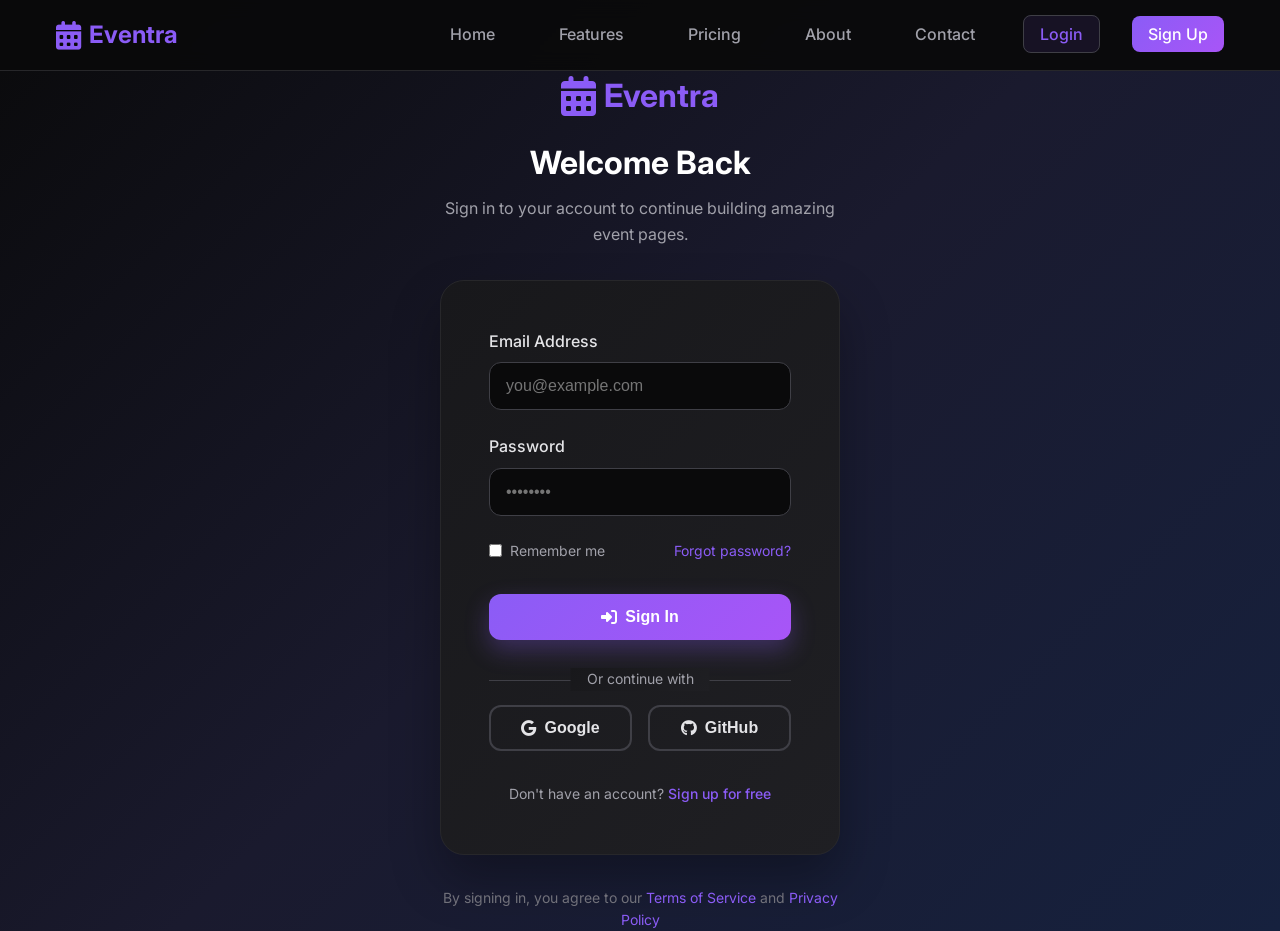
<file: login.html>
<!DOCTYPE html>
<html lang="en">
  <head>
    <meta charset="UTF-8" />
    <meta name="viewport" content="width=device-width, initial-scale=1.0" />
    <title>Login - Eventra</title>
    <link rel="stylesheet" href="styles.css" />
    <link rel="preconnect" href="https://fonts.googleapis.com" />
    <link rel="preconnect" href="https://fonts.gstatic.com" crossorigin />
    <link
      href="https://fonts.googleapis.com/css2?family=Inter:wght@300;400;500;600;700&display=swap"
      rel="stylesheet"
    />
    <link
      rel="stylesheet"
      href="https://cdnjs.cloudflare.com/ajax/libs/font-awesome/6.4.0/css/all.min.css"
    />
    <link
      rel="icon"
      type="image/svg+xml"
      href="data:image/svg+xml,<svg xmlns='http://www.w3.org/2000/svg' viewBox='0 0 100 100'><text y='.9em' font-size='90'>📅</text></svg>"
    />
  </head>
  <body>
    <nav class="navbar">
      <div class="nav-container">
        <div class="nav-logo">
          <i class="fas fa-calendar-alt"></i>
          <span>Eventra</span>
        </div>
        <ul class="nav-menu">
          <li><a href="index.html" class="nav-link">Home</a></li>
          <li><a href="features.html" class="nav-link">Features</a></li>
          <li><a href="pricing.html" class="nav-link">Pricing</a></li>
          <li><a href="about.html" class="nav-link">About</a></li>
          <li><a href="contact.html" class="nav-link">Contact</a></li>
          <li>
            <a href="login.html" class="nav-link login-btn active">Login</a>
          </li>
          <li><a href="signup.html" class="nav-link signup-btn">Sign Up</a></li>
        </ul>
        <div class="hamburger">
          <span></span>
          <span></span>
          <span></span>
        </div>
      </div>
    </nav>

    <main
      style="
        min-height: 100vh;
        display: flex;
        align-items: center;
        background: linear-gradient(
          135deg,
          #0a0a0b 0%,
          #1a1a2e 50%,
          #16213e 100%
        );
        padding-top: 70px;
      "
    >
      <div class="container">
        <div style="max-width: 400px; margin: 0 auto">
          <div style="text-align: center; margin-bottom: 2rem">
            <div
              style="
                display: flex;
                align-items: center;
                justify-content: center;
                gap: 0.5rem;
                font-size: 2rem;
                font-weight: 700;
                color: #8b5cf6;
                margin-bottom: 1rem;
              "
            >
              <i class="fas fa-calendar-alt" style="font-size: 2.5rem"></i>
              <span>Eventra</span>
            </div>
            <h1 style="color: #ffffff; font-size: 2rem; margin-bottom: 0.5rem">
              Welcome Back
            </h1>
            <p style="color: #a1a1aa">
              Sign in to your account to continue building amazing event pages.
            </p>
          </div>

          <div class="form-container">
            <form action="#" method="POST">
              <div class="form-group">
                <label for="email">Email Address</label>
                <input
                  type="email"
                  id="email"
                  name="email"
                  required
                  placeholder="you@example.com"
                />
              </div>
              <div class="form-group">
                <label for="password">Password</label>
                <input
                  type="password"
                  id="password"
                  name="password"
                  required
                  placeholder="••••••••"
                />
              </div>
              <div
                style="
                  display: flex;
                  justify-content: space-between;
                  align-items: center;
                  margin-bottom: 2rem;
                "
              >
                <label
                  style="
                    display: flex;
                    align-items: center;
                    gap: 0.5rem;
                    color: #a1a1aa;
                    font-size: 0.875rem;
                    cursor: pointer;
                  "
                >
                  <input type="checkbox" style="accent-color: #8b5cf6" />
                  Remember me
                </label>
                <a
                  href="#"
                  style="
                    color: #8b5cf6;
                    text-decoration: none;
                    font-size: 0.875rem;
                  "
                  >Forgot password?</a
                >
              </div>
              <button
                type="submit"
                class="btn btn-primary"
                style="
                  width: 100%;
                  justify-content: center;
                  margin-bottom: 1.5rem;
                "
              >
                <i class="fas fa-sign-in-alt" style="margin-right: 0.5rem"></i>
                Sign In
              </button>
            </form>

            <div style="text-align: center; margin-bottom: 1.5rem">
              <div style="position: relative">
                <div
                  style="border-top: 1px solid #3f3f46; margin: 1rem 0"
                ></div>
                <span
                  style="
                    position: absolute;
                    top: -0.75rem;
                    left: 50%;
                    transform: translateX(-50%);
                    background: linear-gradient(135deg, #18181b, #1f1f23);
                    padding: 0 1rem;
                    color: #a1a1aa;
                    font-size: 0.875rem;
                  "
                >
                  Or continue with
                </span>
              </div>
            </div>

            <div
              style="
                display: grid;
                grid-template-columns: 1fr 1fr;
                gap: 1rem;
                margin-bottom: 2rem;
              "
            >
              <button
                type="button"
                class="btn btn-secondary"
                style="justify-content: center; padding: 0.75rem"
              >
                <i class="fab fa-google" style="margin-right: 0.5rem"></i>
                Google
              </button>
              <button
                type="button"
                class="btn btn-secondary"
                style="justify-content: center; padding: 0.75rem"
              >
                <i class="fab fa-github" style="margin-right: 0.5rem"></i>
                GitHub
              </button>
            </div>

            <div
              style="text-align: center; color: #a1a1aa; font-size: 0.875rem"
            >
              Don't have an account?
              <a
                href="signup.html"
                style="color: #8b5cf6; text-decoration: none; font-weight: 500"
                >Sign up for free</a
              >
            </div>
          </div>

          <div
            style="
              text-align: center;
              margin-top: 2rem;
              color: #71717a;
              font-size: 0.875rem;
            "
          >
            By signing in, you agree to our
            <a href="#" style="color: #8b5cf6; text-decoration: none"
              >Terms of Service</a
            >
            and
            <a href="#" style="color: #8b5cf6; text-decoration: none"
              >Privacy Policy</a
            >
          </div>
        </div>
      </div>
    </main>

    <script src="script.js"></script>
  </body>
</html>
</file>
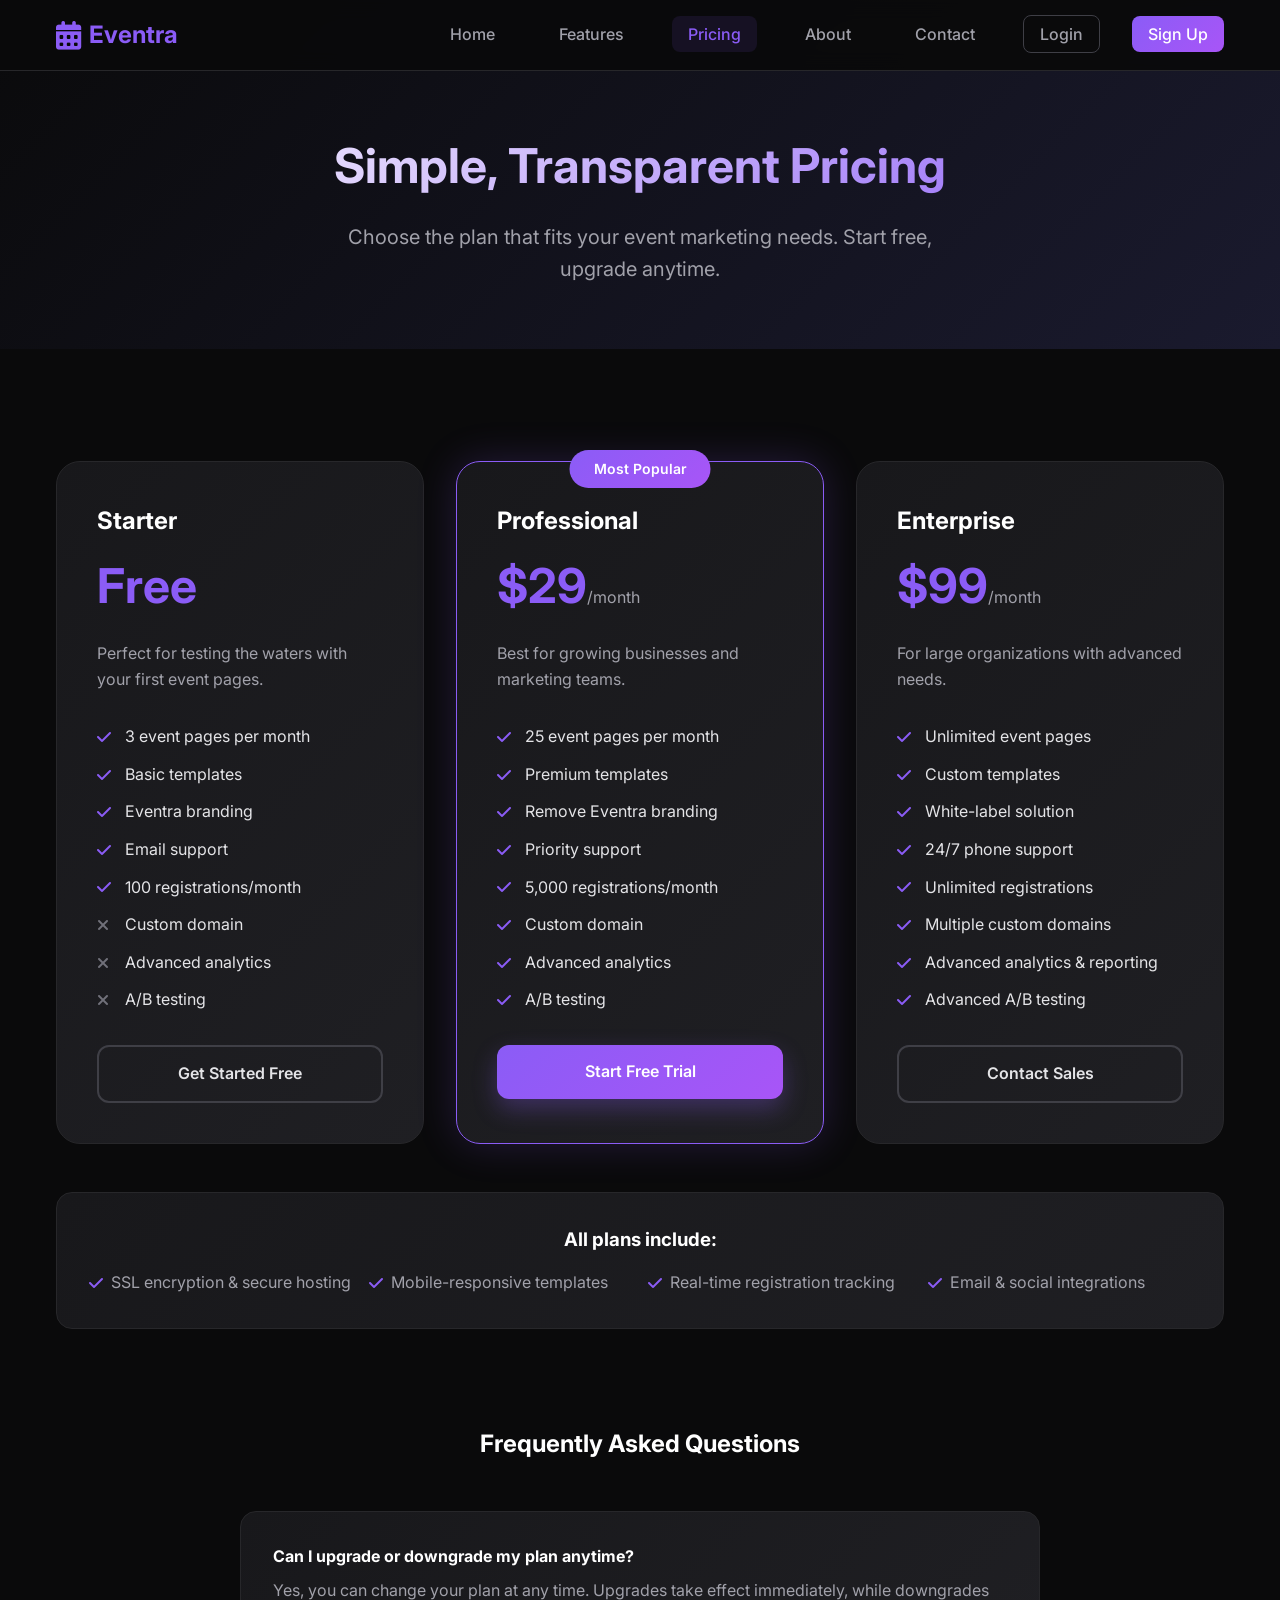
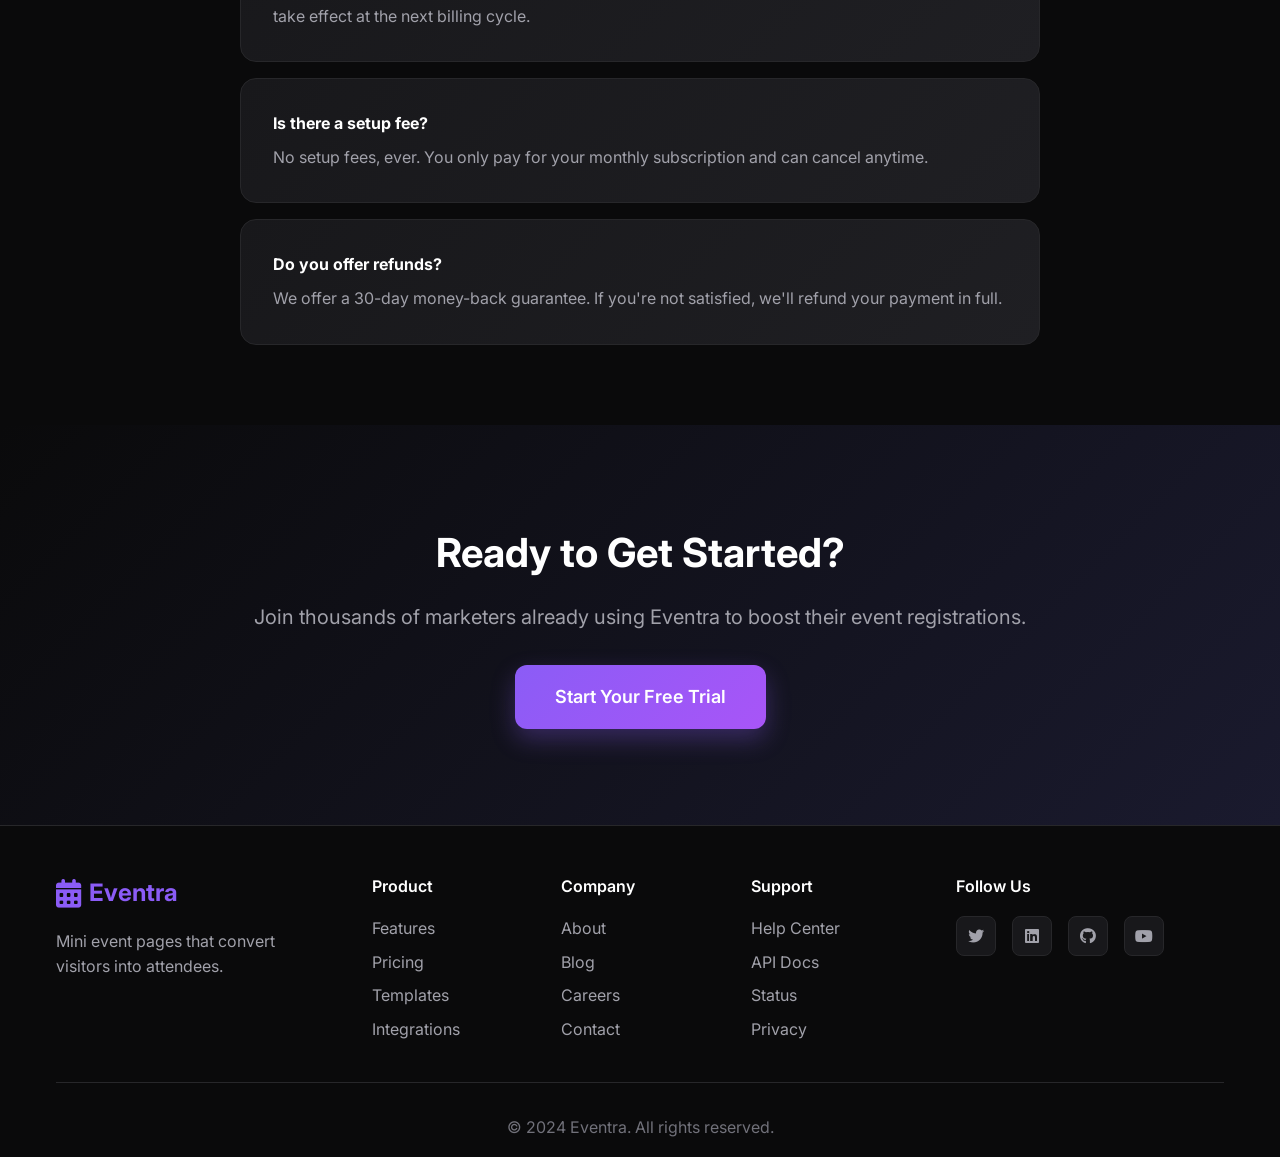
<file: pricing.html>
<!DOCTYPE html>
<html lang="en">
  <head>
    <meta charset="UTF-8" />
    <meta name="viewport" content="width=device-width, initial-scale=1.0" />
    <title>Pricing - Eventra</title>
    <link rel="stylesheet" href="styles.css" />
    <link rel="preconnect" href="https://fonts.googleapis.com" />
    <link rel="preconnect" href="https://fonts.gstatic.com" crossorigin />
    <link
      href="https://fonts.googleapis.com/css2?family=Inter:wght@300;400;500;600;700&display=swap"
      rel="stylesheet"
    />
    <link
      rel="stylesheet"
      href="https://cdnjs.cloudflare.com/ajax/libs/font-awesome/6.4.0/css/all.min.css"
    />
    <link
      rel="icon"
      type="image/svg+xml"
      href="data:image/svg+xml,<svg xmlns='http://www.w3.org/2000/svg' viewBox='0 0 100 100'><text y='.9em' font-size='90'>📅</text></svg>"
    />
  </head>
  <body>
    <nav class="navbar">
      <div class="nav-container">
        <div class="nav-logo">
          <i class="fas fa-calendar-alt"></i>
          <span>Eventra</span>
        </div>
        <ul class="nav-menu">
          <li><a href="index.html" class="nav-link">Home</a></li>
          <li><a href="features.html" class="nav-link">Features</a></li>
          <li><a href="pricing.html" class="nav-link active">Pricing</a></li>
          <li><a href="about.html" class="nav-link">About</a></li>
          <li><a href="contact.html" class="nav-link">Contact</a></li>
          <li><a href="login.html" class="nav-link login-btn">Login</a></li>
          <li><a href="signup.html" class="nav-link signup-btn">Sign Up</a></li>
        </ul>
        <div class="hamburger">
          <span></span>
          <span></span>
          <span></span>
        </div>
      </div>
    </nav>

    <main>
      <section class="page-header">
        <div class="container">
          <h1 class="page-title">Simple, Transparent Pricing</h1>
          <p class="page-subtitle">
            Choose the plan that fits your event marketing needs. Start free,
            upgrade anytime.
          </p>
        </div>
      </section>

      <section class="content-section">
        <div class="container">
          <div class="pricing-grid">
            <div class="pricing-card">
              <div class="plan-name">Starter</div>
              <div class="plan-price">Free<span></span></div>
              <div class="plan-description">
                Perfect for testing the waters with your first event pages.
              </div>
              <ul class="plan-features">
                <li><i class="fas fa-check"></i> 3 event pages per month</li>
                <li><i class="fas fa-check"></i> Basic templates</li>
                <li><i class="fas fa-check"></i> Eventra branding</li>
                <li><i class="fas fa-check"></i> Email support</li>
                <li><i class="fas fa-check"></i> 100 registrations/month</li>
                <li>
                  <i class="fas fa-times" style="color: #71717a"></i> Custom
                  domain
                </li>
                <li>
                  <i class="fas fa-times" style="color: #71717a"></i> Advanced
                  analytics
                </li>
                <li>
                  <i class="fas fa-times" style="color: #71717a"></i> A/B
                  testing
                </li>
              </ul>
              <a
                href="signup.html"
                class="btn btn-secondary"
                style="width: 100%; justify-content: center"
                >Get Started Free</a
              >
            </div>

            <div class="pricing-card featured">
              <div class="plan-name">Professional</div>
              <div class="plan-price">$29<span>/month</span></div>
              <div class="plan-description">
                Best for growing businesses and marketing teams.
              </div>
              <ul class="plan-features">
                <li><i class="fas fa-check"></i> 25 event pages per month</li>
                <li><i class="fas fa-check"></i> Premium templates</li>
                <li><i class="fas fa-check"></i> Remove Eventra branding</li>
                <li><i class="fas fa-check"></i> Priority support</li>
                <li><i class="fas fa-check"></i> 5,000 registrations/month</li>
                <li><i class="fas fa-check"></i> Custom domain</li>
                <li><i class="fas fa-check"></i> Advanced analytics</li>
                <li><i class="fas fa-check"></i> A/B testing</li>
              </ul>
              <a
                href="signup.html"
                class="btn btn-primary"
                style="width: 100%; justify-content: center"
                >Start Free Trial</a
              >
            </div>

            <div class="pricing-card">
              <div class="plan-name">Enterprise</div>
              <div class="plan-price">$99<span>/month</span></div>
              <div class="plan-description">
                For large organizations with advanced needs.
              </div>
              <ul class="plan-features">
                <li><i class="fas fa-check"></i> Unlimited event pages</li>
                <li><i class="fas fa-check"></i> Custom templates</li>
                <li><i class="fas fa-check"></i> White-label solution</li>
                <li><i class="fas fa-check"></i> 24/7 phone support</li>
                <li><i class="fas fa-check"></i> Unlimited registrations</li>
                <li><i class="fas fa-check"></i> Multiple custom domains</li>
                <li>
                  <i class="fas fa-check"></i> Advanced analytics & reporting
                </li>
                <li><i class="fas fa-check"></i> Advanced A/B testing</li>
              </ul>
              <a
                href="contact.html"
                class="btn btn-secondary"
                style="width: 100%; justify-content: center"
                >Contact Sales</a
              >
            </div>
          </div>

          <div
            style="
              text-align: center;
              margin-top: 3rem;
              padding: 2rem;
              background: linear-gradient(135deg, #18181b, #1f1f23);
              border-radius: 1rem;
              border: 1px solid #27272a;
            "
          >
            <h3 style="color: #ffffff; margin-bottom: 1rem">
              All plans include:
            </h3>
            <div
              style="
                display: grid;
                grid-template-columns: repeat(auto-fit, minmax(250px, 1fr));
                gap: 1rem;
                text-align: left;
              "
            >
              <div
                style="
                  display: flex;
                  align-items: center;
                  gap: 0.5rem;
                  color: #a1a1aa;
                "
              >
                <i class="fas fa-check" style="color: #8b5cf6"></i>
                SSL encryption & secure hosting
              </div>
              <div
                style="
                  display: flex;
                  align-items: center;
                  gap: 0.5rem;
                  color: #a1a1aa;
                "
              >
                <i class="fas fa-check" style="color: #8b5cf6"></i>
                Mobile-responsive templates
              </div>
              <div
                style="
                  display: flex;
                  align-items: center;
                  gap: 0.5rem;
                  color: #a1a1aa;
                "
              >
                <i class="fas fa-check" style="color: #8b5cf6"></i>
                Real-time registration tracking
              </div>
              <div
                style="
                  display: flex;
                  align-items: center;
                  gap: 0.5rem;
                  color: #a1a1aa;
                "
              >
                <i class="fas fa-check" style="color: #8b5cf6"></i>
                Email & social integrations
              </div>
            </div>
          </div>
        </div>
      </section>

      <section class="content-section" style="padding-top: 2rem">
        <div class="container">
          <div style="text-align: center; margin-bottom: 3rem">
            <h2 style="color: #ffffff; margin-bottom: 1rem">
              Frequently Asked Questions
            </h2>
          </div>
          <div style="max-width: 800px; margin: 0 auto">
            <div
              style="
                background: linear-gradient(135deg, #18181b, #1f1f23);
                border: 1px solid #27272a;
                border-radius: 1rem;
                padding: 2rem;
                margin-bottom: 1rem;
              "
            >
              <h4 style="color: #ffffff; margin-bottom: 0.5rem">
                Can I upgrade or downgrade my plan anytime?
              </h4>
              <p style="color: #a1a1aa; margin: 0">
                Yes, you can change your plan at any time. Upgrades take effect
                immediately, while downgrades take effect at the next billing
                cycle.
              </p>
            </div>
            <div
              style="
                background: linear-gradient(135deg, #18181b, #1f1f23);
                border: 1px solid #27272a;
                border-radius: 1rem;
                padding: 2rem;
                margin-bottom: 1rem;
              "
            >
              <h4 style="color: #ffffff; margin-bottom: 0.5rem">
                Is there a setup fee?
              </h4>
              <p style="color: #a1a1aa; margin: 0">
                No setup fees, ever. You only pay for your monthly subscription
                and can cancel anytime.
              </p>
            </div>
            <div
              style="
                background: linear-gradient(135deg, #18181b, #1f1f23);
                border: 1px solid #27272a;
                border-radius: 1rem;
                padding: 2rem;
                margin-bottom: 1rem;
              "
            >
              <h4 style="color: #ffffff; margin-bottom: 0.5rem">
                Do you offer refunds?
              </h4>
              <p style="color: #a1a1aa; margin: 0">
                We offer a 30-day money-back guarantee. If you're not satisfied,
                we'll refund your payment in full.
              </p>
            </div>
          </div>
        </div>
      </section>

      <section class="cta-section">
        <div class="container">
          <div class="cta-content">
            <h2>Ready to Get Started?</h2>
            <p>
              Join thousands of marketers already using Eventra to boost their
              event registrations.
            </p>
            <a href="signup.html" class="btn btn-primary large"
              >Start Your Free Trial</a
            >
          </div>
        </div>
      </section>
    </main>

    <footer class="footer">
      <div class="container">
        <div class="footer-content">
          <div class="footer-brand">
            <div class="footer-logo">
              <i class="fas fa-calendar-alt"></i>
              <span>Eventra</span>
            </div>
            <p>Mini event pages that convert visitors into attendees.</p>
          </div>
          <div class="footer-links">
            <div class="footer-column">
              <h4>Product</h4>
              <ul>
                <li><a href="features.html">Features</a></li>
                <li><a href="pricing.html">Pricing</a></li>
                <li><a href="#">Templates</a></li>
                <li><a href="#">Integrations</a></li>
              </ul>
            </div>
            <div class="footer-column">
              <h4>Company</h4>
              <ul>
                <li><a href="about.html">About</a></li>
                <li><a href="#">Blog</a></li>
                <li><a href="#">Careers</a></li>
                <li><a href="contact.html">Contact</a></li>
              </ul>
            </div>
            <div class="footer-column">
              <h4>Support</h4>
              <ul>
                <li><a href="#">Help Center</a></li>
                <li><a href="#">API Docs</a></li>
                <li><a href="#">Status</a></li>
                <li><a href="#">Privacy</a></li>
              </ul>
            </div>
          </div>
          <div class="footer-social">
            <h4>Follow Us</h4>
            <div class="social-links">
              <a href="#"><i class="fab fa-twitter"></i></a>
              <a href="#"><i class="fab fa-linkedin"></i></a>
              <a href="#"><i class="fab fa-github"></i></a>
              <a href="#"><i class="fab fa-youtube"></i></a>
            </div>
          </div>
        </div>
        <div class="footer-bottom">
          <p>&copy; 2024 Eventra. All rights reserved.</p>
        </div>
      </div>
    </footer>

    <script src="script.js"></script>
  </body>
</html>
</file>
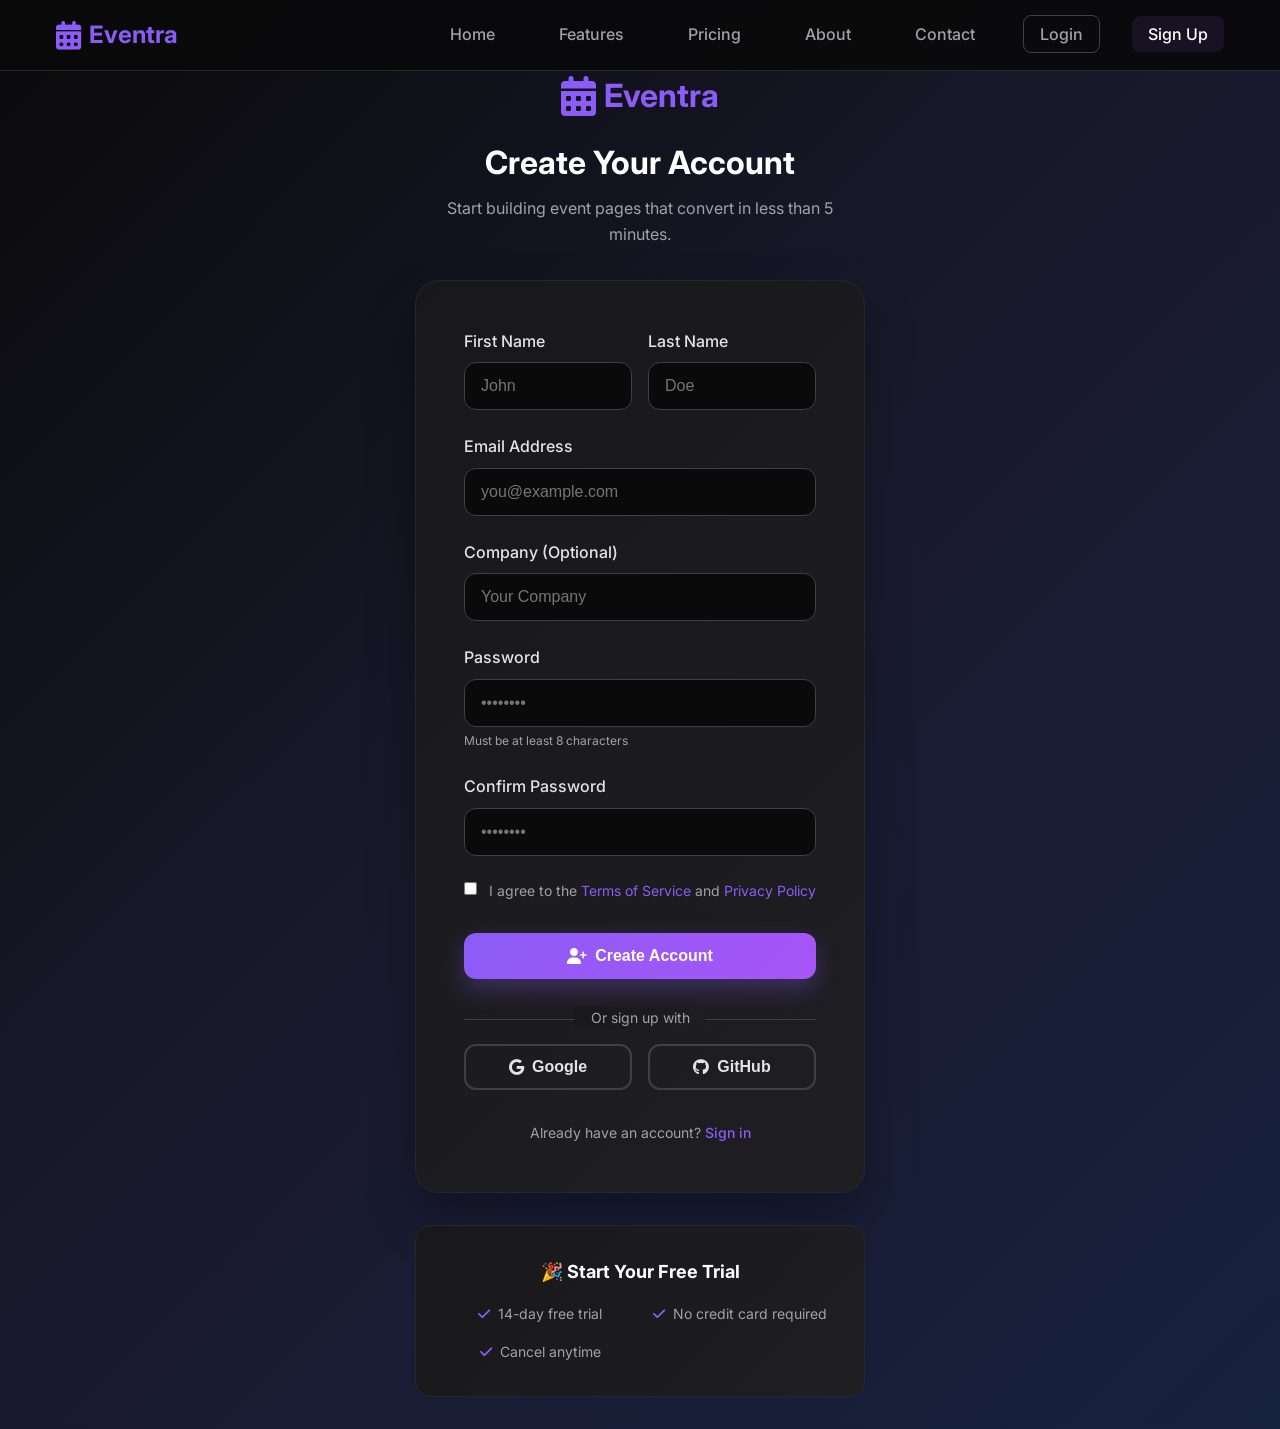
<file: signup.html>
<!DOCTYPE html>
<html lang="en">
  <head>
    <meta charset="UTF-8" />
    <meta name="viewport" content="width=device-width, initial-scale=1.0" />
    <title>Sign Up - Eventra</title>
    <link rel="stylesheet" href="styles.css" />
    <link rel="preconnect" href="https://fonts.googleapis.com" />
    <link rel="preconnect" href="https://fonts.gstatic.com" crossorigin />
    <link
      href="https://fonts.googleapis.com/css2?family=Inter:wght@300;400;500;600;700&display=swap"
      rel="stylesheet"
    />
    <link
      rel="stylesheet"
      href="https://cdnjs.cloudflare.com/ajax/libs/font-awesome/6.4.0/css/all.min.css"
    />
    <link
      rel="icon"
      type="image/svg+xml"
      href="data:image/svg+xml,<svg xmlns='http://www.w3.org/2000/svg' viewBox='0 0 100 100'><text y='.9em' font-size='90'>📅</text></svg>"
    />
  </head>
  <body>
    <nav class="navbar">
      <div class="nav-container">
        <div class="nav-logo">
          <i class="fas fa-calendar-alt"></i>
          <span>Eventra</span>
        </div>
        <ul class="nav-menu">
          <li><a href="index.html" class="nav-link">Home</a></li>
          <li><a href="features.html" class="nav-link">Features</a></li>
          <li><a href="pricing.html" class="nav-link">Pricing</a></li>
          <li><a href="about.html" class="nav-link">About</a></li>
          <li><a href="contact.html" class="nav-link">Contact</a></li>
          <li><a href="login.html" class="nav-link login-btn">Login</a></li>
          <li>
            <a href="signup.html" class="nav-link signup-btn active">Sign Up</a>
          </li>
        </ul>
        <div class="hamburger">
          <span></span>
          <span></span>
          <span></span>
        </div>
      </div>
    </nav>

    <main
      style="
        min-height: 100vh;
        display: flex;
        align-items: center;
        background: linear-gradient(
          135deg,
          #0a0a0b 0%,
          #1a1a2e 50%,
          #16213e 100%
        );
        padding: 70px 0 2rem;
      "
    >
      <div class="container">
        <div style="max-width: 450px; margin: 0 auto">
          <div style="text-align: center; margin-bottom: 2rem">
            <div
              style="
                display: flex;
                align-items: center;
                justify-content: center;
                gap: 0.5rem;
                font-size: 2rem;
                font-weight: 700;
                color: #8b5cf6;
                margin-bottom: 1rem;
              "
            >
              <i class="fas fa-calendar-alt" style="font-size: 2.5rem"></i>
              <span>Eventra</span>
            </div>
            <h1 style="color: #ffffff; font-size: 2rem; margin-bottom: 0.5rem">
              Create Your Account
            </h1>
            <p style="color: #a1a1aa">
              Start building event pages that convert in less than 5 minutes.
            </p>
          </div>

          <div class="form-container">
            <form action="#" method="POST">
              <div
                style="display: grid; grid-template-columns: 1fr 1fr; gap: 1rem"
              >
                <div class="form-group">
                  <label for="firstName">First Name</label>
                  <input
                    type="text"
                    id="firstName"
                    name="firstName"
                    required
                    placeholder="John"
                  />
                </div>
                <div class="form-group">
                  <label for="lastName">Last Name</label>
                  <input
                    type="text"
                    id="lastName"
                    name="lastName"
                    required
                    placeholder="Doe"
                  />
                </div>
              </div>
              <div class="form-group">
                <label for="email">Email Address</label>
                <input
                  type="email"
                  id="email"
                  name="email"
                  required
                  placeholder="you@example.com"
                />
              </div>
              <div class="form-group">
                <label for="company">Company (Optional)</label>
                <input
                  type="text"
                  id="company"
                  name="company"
                  placeholder="Your Company"
                />
              </div>
              <div class="form-group">
                <label for="password">Password</label>
                <input
                  type="password"
                  id="password"
                  name="password"
                  required
                  placeholder="••••••••"
                  minlength="8"
                />
                <div
                  style="
                    font-size: 0.75rem;
                    color: #a1a1aa;
                    margin-top: 0.25rem;
                  "
                >
                  Must be at least 8 characters
                </div>
              </div>
              <div class="form-group">
                <label for="confirmPassword">Confirm Password</label>
                <input
                  type="password"
                  id="confirmPassword"
                  name="confirmPassword"
                  required
                  placeholder="••••••••"
                />
              </div>

              <div style="margin-bottom: 2rem">
                <label
                  style="
                    display: flex;
                    align-items: flex-start;
                    gap: 0.75rem;
                    color: #a1a1aa;
                    font-size: 0.875rem;
                    cursor: pointer;
                    line-height: 1.5;
                  "
                >
                  <input
                    type="checkbox"
                    required
                    style="
                      accent-color: #8b5cf6;
                      margin-top: 0.125rem;
                      flex-shrink: 0;
                    "
                  />
                  <span>
                    I agree to the
                    <a href="#" style="color: #8b5cf6; text-decoration: none"
                      >Terms of Service</a
                    >
                    and
                    <a href="#" style="color: #8b5cf6; text-decoration: none"
                      >Privacy Policy</a
                    >
                  </span>
                </label>
              </div>

              <button
                type="submit"
                class="btn btn-primary"
                style="
                  width: 100%;
                  justify-content: center;
                  margin-bottom: 1.5rem;
                "
              >
                <i class="fas fa-user-plus" style="margin-right: 0.5rem"></i>
                Create Account
              </button>
            </form>

            <div style="text-align: center; margin-bottom: 1.5rem">
              <div style="position: relative">
                <div
                  style="border-top: 1px solid #3f3f46; margin: 1rem 0"
                ></div>
                <span
                  style="
                    position: absolute;
                    top: -0.75rem;
                    left: 50%;
                    transform: translateX(-50%);
                    background: linear-gradient(135deg, #18181b, #1f1f23);
                    padding: 0 1rem;
                    color: #a1a1aa;
                    font-size: 0.875rem;
                  "
                >
                  Or sign up with
                </span>
              </div>
            </div>

            <div
              style="
                display: grid;
                grid-template-columns: 1fr 1fr;
                gap: 1rem;
                margin-bottom: 2rem;
              "
            >
              <button
                type="button"
                class="btn btn-secondary"
                style="justify-content: center; padding: 0.75rem"
              >
                <i class="fab fa-google" style="margin-right: 0.5rem"></i>
                Google
              </button>
              <button
                type="button"
                class="btn btn-secondary"
                style="justify-content: center; padding: 0.75rem"
              >
                <i class="fab fa-github" style="margin-right: 0.5rem"></i>
                GitHub
              </button>
            </div>

            <div
              style="text-align: center; color: #a1a1aa; font-size: 0.875rem"
            >
              Already have an account?
              <a
                href="login.html"
                style="color: #8b5cf6; text-decoration: none; font-weight: 500"
                >Sign in</a
              >
            </div>
          </div>

          <div
            style="
              background: linear-gradient(135deg, #18181b, #1f1f23);
              border: 1px solid #27272a;
              border-radius: 1rem;
              padding: 2rem;
              margin-top: 2rem;
              text-align: center;
            "
          >
            <h3
              style="color: #ffffff; margin-bottom: 1rem; font-size: 1.125rem"
            >
              🎉 Start Your Free Trial
            </h3>
            <div
              style="
                display: grid;
                grid-template-columns: repeat(auto-fit, minmax(150px, 1fr));
                gap: 1rem;
                font-size: 0.875rem;
              "
            >
              <div
                style="
                  color: #a1a1aa;
                  display: flex;
                  align-items: center;
                  justify-content: center;
                  gap: 0.5rem;
                "
              >
                <i class="fas fa-check" style="color: #8b5cf6"></i>
                14-day free trial
              </div>
              <div
                style="
                  color: #a1a1aa;
                  display: flex;
                  align-items: center;
                  justify-content: center;
                  gap: 0.5rem;
                "
              >
                <i class="fas fa-check" style="color: #8b5cf6"></i>
                No credit card required
              </div>
              <div
                style="
                  color: #a1a1aa;
                  display: flex;
                  align-items: center;
                  justify-content: center;
                  gap: 0.5rem;
                "
              >
                <i class="fas fa-check" style="color: #8b5cf6"></i>
                Cancel anytime
              </div>
            </div>
          </div>
        </div>
      </div>
    </main>

    <script src="script.js"></script>
    <script>
      // Password confirmation validation
      document
        .getElementById("confirmPassword")
        .addEventListener("input", function () {
          const password = document.getElementById("password").value;
          const confirmPassword = this.value;

          if (password !== confirmPassword) {
            this.setCustomValidity("Passwords do not match");
          } else {
            this.setCustomValidity("");
          }
        });
    </script>
  </body>
</html>
</file>
<file: styles.css>
/* Reset and Base Styles */
* {
    margin: 0;
    padding: 0;
    box-sizing: border-box;
}

html {
    scroll-behavior: smooth;
}

body {
    font-family: 'Inter', sans-serif;
    line-height: 1.6;
    color: #e4e4e7;
    background: #0a0a0b;
    overflow-x: hidden;
}

/* Container */
.container {
    max-width: 1200px;
    margin: 0 auto;
    padding: 0 1rem;
}

/* Animations */
@keyframes fadeInUp {
    from {
        opacity: 0;
        transform: translateY(30px);
    }
    to {
        opacity: 1;
        transform: translateY(0);
    }
}

@keyframes fadeIn {
    from { opacity: 0; }
    to { opacity: 1; }
}

@keyframes glow {
    0%, 100% { box-shadow: 0 0 20px rgba(139, 92, 246, 0.3); }
    50% { box-shadow: 0 0 30px rgba(139, 92, 246, 0.5); }
}

/* Navigation */
.navbar {
    position: fixed;
    top: 0;
    width: 100%;
    background: rgba(10, 10, 11, 0.95);
    backdrop-filter: blur(10px);
    border-bottom: 1px solid #27272a;
    z-index: 1000;
    transition: all 0.3s ease;
}

.nav-container {
    max-width: 1200px;
    margin: 0 auto;
    padding: 0 1rem;
    display: flex;
    justify-content: space-between;
    align-items: center;
    height: 70px;
}

.nav-logo {
    display: flex;
    align-items: center;
    gap: 0.5rem;
    font-size: 1.5rem;
    font-weight: 700;
    color: #8b5cf6;
}

.nav-logo i {
    font-size: 1.8rem;
}

.nav-menu {
    display: flex;
    list-style: none;
    gap: 2rem;
    align-items: center;
}

.nav-link {
    text-decoration: none;
    color: #a1a1aa;
    font-weight: 500;
    transition: all 0.3s ease;
    padding: 0.5rem 1rem;
    border-radius: 0.5rem;
}

.nav-link:hover,
.nav-link.active {
    color: #8b5cf6;
    background: rgba(139, 92, 246, 0.1);
}

.login-btn {
    border: 1px solid #3f3f46;
}

.signup-btn {
    background: linear-gradient(135deg, #8b5cf6, #a855f7);
    color: white !important;
}

.signup-btn:hover {
    background: linear-gradient(135deg, #7c3aed, #9333ea);
    transform: translateY(-2px);
}

.hamburger {
    display: none;
    flex-direction: column;
    cursor: pointer;
    gap: 4px;
}

.hamburger span {
    width: 25px;
    height: 3px;
    background: #e4e4e7;
    border-radius: 2px;
    transition: 0.3s;
}

/* Hero Section */
.hero {
    min-height: 100vh;
    display: flex;
    align-items: center;
    background: linear-gradient(135deg, #0a0a0b 0%, #1a1a2e 50%, #16213e 100%);
    position: relative;
    overflow: hidden;
}

.hero::before {
    content: '';
    position: absolute;
    top: 0;
    left: 0;
    right: 0;
    bottom: 0;
    background: 
        radial-gradient(circle at 20% 50%, rgba(139, 92, 246, 0.1) 0%, transparent 50%),
        radial-gradient(circle at 80% 20%, rgba(168, 85, 247, 0.1) 0%, transparent 50%);
}

.hero .container {
    display: grid;
    grid-template-columns: 1fr 1fr;
    gap: 4rem;
    align-items: center;
    position: relative;
    z-index: 1;
}

.hero-content {
    animation: fadeInUp 1s ease-out;
}

.hero-title {
    font-size: 3.5rem;
    font-weight: 700;
    line-height: 1.1;
    margin-bottom: 1.5rem;
    background: linear-gradient(135deg, #ffffff, #8b5cf6);
    -webkit-background-clip: text;
    -webkit-text-fill-color: transparent;
    background-clip: text;
}

.hero-subtitle {
    font-size: 1.25rem;
    color: #a1a1aa;
    margin-bottom: 2rem;
    font-weight: 400;
}

.hero-cta {
    display: flex;
    gap: 1rem;
    flex-wrap: wrap;
}

/* Buttons */
.btn {
    display: inline-flex;
    align-items: center;
    padding: 0.875rem 2rem;
    border-radius: 0.75rem;
    text-decoration: none;
    font-weight: 600;
    font-size: 1rem;
    transition: all 0.3s ease;
    border: none;
    cursor: pointer;
    position: relative;
    overflow: hidden;
}

.btn-primary {
    background: linear-gradient(135deg, #8b5cf6, #a855f7);
    color: white;
    box-shadow: 0 10px 25px rgba(139, 92, 246, 0.3);
}

.btn-primary:hover {
    transform: translateY(-3px);
    box-shadow: 0 15px 35px rgba(139, 92, 246, 0.4);
}

.btn-secondary {
    background: transparent;
    color: #e4e4e7;
    border: 2px solid #3f3f46;
}

.btn-secondary:hover {
    border-color: #8b5cf6;
    color: #8b5cf6;
    transform: translateY(-2px);
}

.btn.large {
    padding: 1.125rem 2.5rem;
    font-size: 1.125rem;
}

/* Hero Visual */
.hero-visual {
    animation: fadeIn 1.2s ease-out 0.3s both;
}

.mockup-container {
    position: relative;
    height: 500px;
}

.mockup-phone,
.mockup-desktop {
    position: absolute;
    background: #18181b;
    border-radius: 1rem;
    padding: 0.5rem;
    box-shadow: 0 25px 50px rgba(0, 0, 0, 0.5);
}

.mockup-phone {
    width: 200px;
    height: 400px;
    right: 0;
    top: 0;
    border-radius: 2rem;
    z-index: 2;
}

.mockup-desktop {
    width: 350px;
    height: 220px;
    left: 0;
    bottom: 0;
    z-index: 1;
}

.mockup-screen {
    width: 100%;
    height: 100%;
    background: #000;
    border-radius: 0.5rem;
    overflow: hidden;
    position: relative;
}

.mini-page-demo {
    padding: 1rem;
    height: 100%;
    background: linear-gradient(135deg, #1a1a2e, #16213e);
    display: flex;
    flex-direction: column;
    gap: 1rem;
}

.demo-header {
    display: flex;
    align-items: center;
    gap: 0.5rem;
}

.demo-logo {
    width: 24px;
    height: 24px;
    background: #8b5cf6;
    border-radius: 4px;
}

.demo-header h3 {
    font-size: 0.875rem;
    color: #e4e4e7;
}

.demo-content {
    flex: 1;
    display: flex;
    flex-direction: column;
    justify-content: space-between;
}

.demo-date {
    color: #a1a1aa;
    font-size: 0.75rem;
}

.demo-stats {
    display: flex;
    gap: 1rem;
    font-size: 0.75rem;
    color: #a1a1aa;
}

.demo-button {
    height: 32px;
    background: linear-gradient(135deg, #8b5cf6, #a855f7);
    border-radius: 6px;
    animation: glow 2s infinite;
}

.demo-button.large {
    height: 40px;
}

/* Features Preview */
.features-preview {
    padding: 6rem 0;
    background: #0f0f10;
}

.features-preview h2 {
    text-align: center;
    font-size: 2.5rem;
    font-weight: 700;
    margin-bottom: 3rem;
    color: #ffffff;
}

.features-grid {
    display: grid;
    grid-template-columns: repeat(auto-fit, minmax(300px, 1fr));
    gap: 2rem;
}

.feature-card {
    background: linear-gradient(135deg, #18181b, #1f1f23);
    padding: 2rem;
    border-radius: 1rem;
    border: 1px solid #27272a;
    transition: all 0.3s ease;
    position: relative;
    overflow: hidden;
}

.feature-card::before {
    content: '';
    position: absolute;
    top: 0;
    left: 0;
    right: 0;
    height: 1px;
    background: linear-gradient(90deg, transparent, #8b5cf6, transparent);
    opacity: 0;
    transition: opacity 0.3s ease;
}

.feature-card:hover {
    transform: translateY(-8px);
    border-color: #8b5cf6;
    box-shadow: 0 20px 40px rgba(139, 92, 246, 0.1);
}

.feature-card:hover::before {
    opacity: 1;
}

.feature-icon {
    width: 60px;
    height: 60px;
    background: linear-gradient(135deg, #8b5cf6, #a855f7);
    border-radius: 1rem;
    display: flex;
    align-items: center;
    justify-content: center;
    margin-bottom: 1.5rem;
    font-size: 1.5rem;
    color: white;
}

.feature-card h3 {
    font-size: 1.25rem;
    font-weight: 600;
    margin-bottom: 1rem;
    color: #ffffff;
}

.feature-card p {
    color: #a1a1aa;
    line-height: 1.6;
}

/* Social Proof */
.social-proof {
    padding: 4rem 0;
    background: linear-gradient(135deg, #8b5cf6, #a855f7);
}

.stats-grid {
    display: grid;
    grid-template-columns: repeat(auto-fit, minmax(200px, 1fr));
    gap: 2rem;
    text-align: center;
}

.stat {
    color: white;
}

.stat-number {
    font-size: 3rem;
    font-weight: 700;
    margin-bottom: 0.5rem;
}

.stat-label {
    font-size: 1.125rem;
    opacity: 0.9;
}

/* CTA Section */
.cta-section {
    padding: 6rem 0;
    background: linear-gradient(135deg, #0a0a0b, #1a1a2e);
    text-align: center;
}

.cta-content h2 {
    font-size: 2.5rem;
    font-weight: 700;
    margin-bottom: 1rem;
    color: #ffffff;
}

.cta-content p {
    font-size: 1.25rem;
    color: #a1a1aa;
    margin-bottom: 2rem;
}

/* Footer */
.footer {
    background: #0a0a0b;
    border-top: 1px solid #27272a;
    padding: 3rem 0 1rem;
}

.footer-content {
    display: grid;
    grid-template-columns: 1fr 2fr 1fr;
    gap: 3rem;
    margin-bottom: 2rem;
}

.footer-brand {
    max-width: 300px;
}

.footer-logo {
    display: flex;
    align-items: center;
    gap: 0.5rem;
    font-size: 1.5rem;
    font-weight: 700;
    color: #8b5cf6;
    margin-bottom: 1rem;
}

.footer-logo i {
    font-size: 1.8rem;
}

.footer-brand p {
    color: #a1a1aa;
}

.footer-links {
    display: grid;
    grid-template-columns: repeat(3, 1fr);
    gap: 2rem;
}

.footer-column h4 {
    color: #ffffff;
    font-weight: 600;
    margin-bottom: 1rem;
}

.footer-column ul {
    list-style: none;
}

.footer-column li {
    margin-bottom: 0.5rem;
}

.footer-column a {
    color: #a1a1aa;
    text-decoration: none;
    transition: color 0.3s ease;
}

.footer-column a:hover {
    color: #8b5cf6;
}

.footer-social h4 {
    color: #ffffff;
    font-weight: 600;
    margin-bottom: 1rem;
}

.social-links {
    display: flex;
    gap: 1rem;
}

.social-links a {
    width: 40px;
    height: 40px;
    background: #18181b;
    border: 1px solid #27272a;
    border-radius: 0.5rem;
    display: flex;
    align-items: center;
    justify-content: center;
    color: #a1a1aa;
    text-decoration: none;
    transition: all 0.3s ease;
}

.social-links a:hover {
    color: #8b5cf6;
    border-color: #8b5cf6;
    background: rgba(139, 92, 246, 0.1);
}

.footer-bottom {
    text-align: center;
    padding-top: 2rem;
    border-top: 1px solid #27272a;
    color: #71717a;
}

/* Form Styles */
.form-container {
    max-width: 500px;
    margin: 0 auto;
    background: linear-gradient(135deg, #18181b, #1f1f23);
    padding: 3rem;
    border-radius: 1.5rem;
    border: 1px solid #27272a;
    box-shadow: 0 25px 50px rgba(0, 0, 0, 0.3);
}

.form-group {
    margin-bottom: 1.5rem;
}

.form-group label {
    display: block;
    margin-bottom: 0.5rem;
    color: #e4e4e7;
    font-weight: 500;
}

.form-group input,
.form-group textarea {
    width: 100%;
    padding: 0.875rem 1rem;
    background: #0a0a0b;
    border: 1px solid #3f3f46;
    border-radius: 0.75rem;
    color: #e4e4e7;
    font-size: 1rem;
    transition: all 0.3s ease;
}

.form-group input:focus,
.form-group textarea:focus {
    outline: none;
    border-color: #8b5cf6;
    box-shadow: 0 0 0 3px rgba(139, 92, 246, 0.1);
}

.form-group textarea {
    resize: vertical;
    min-height: 120px;
}

/* Page Specific Styles */
.page-header {
    padding: 8rem 0 4rem;
    text-align: center;
    background: linear-gradient(135deg, #0a0a0b, #1a1a2e);
}

.page-title {
    font-size: 3rem;
    font-weight: 700;
    margin-bottom: 1rem;
    background: linear-gradient(135deg, #ffffff, #8b5cf6);
    -webkit-background-clip: text;
    -webkit-text-fill-color: transparent;
    background-clip: text;
}

.page-subtitle {
    font-size: 1.25rem;
    color: #a1a1aa;
    max-width: 600px;
    margin: 0 auto;
}

.content-section {
    padding: 4rem 0;
}

/* Pricing Tables */
.pricing-grid {
    display: grid;
    grid-template-columns: repeat(auto-fit, minmax(320px, 1fr));
    gap: 2rem;
    margin-top: 3rem;
}

.pricing-card {
    background: linear-gradient(135deg, #18181b, #1f1f23);
    border: 1px solid #27272a;
    border-radius: 1.5rem;
    padding: 2.5rem;
    position: relative;
    transition: all 0.3s ease;
}

.pricing-card.featured {
    border-color: #8b5cf6;
    box-shadow: 0 0 40px rgba(139, 92, 246, 0.2);
}

.pricing-card.featured::before {
    content: 'Most Popular';
    position: absolute;
    top: -12px;
    left: 50%;
    transform: translateX(-50%);
    background: linear-gradient(135deg, #8b5cf6, #a855f7);
    color: white;
    padding: 0.5rem 1.5rem;
    border-radius: 2rem;
    font-size: 0.875rem;
    font-weight: 600;
}

.pricing-card:hover {
    transform: translateY(-8px);
    box-shadow: 0 20px 40px rgba(139, 92, 246, 0.1);
}

.plan-name {
    font-size: 1.5rem;
    font-weight: 700;
    color: #ffffff;
    margin-bottom: 0.5rem;
}

.plan-price {
    font-size: 3rem;
    font-weight: 700;
    color: #8b5cf6;
    margin-bottom: 1rem;
}

.plan-price span {
    font-size: 1rem;
    color: #a1a1aa;
    font-weight: 400;
}

.plan-description {
    color: #a1a1aa;
    margin-bottom: 2rem;
}

.plan-features {
    list-style: none;
    margin-bottom: 2rem;
}

.plan-features li {
    display: flex;
    align-items: center;
    gap: 0.75rem;
    margin-bottom: 0.75rem;
    color: #e4e4e7;
}

.plan-features i {
    color: #8b5cf6;
    width: 16px;
}

/* Feature Lists */
.feature-list {
    list-style: none;
    margin-top: 1.5rem;
}

.feature-list li {
    display: flex;
    align-items: center;
    gap: 0.75rem;
    margin-bottom: 0.75rem;
    color: #e4e4e7;
    font-size: 0.9rem;
}

.feature-list i {
    color: #8b5cf6;
    width: 16px;
    flex-shrink: 0;
}

/* About Page */
.team-grid {
    display: grid;
    grid-template-columns: repeat(auto-fit, minmax(280px, 1fr));
    gap: 2rem;
    margin-top: 3rem;
}

.team-member {
    background: linear-gradient(135deg, #18181b, #1f1f23);
    border: 1px solid #27272a;
    border-radius: 1rem;
    padding: 2rem;
    text-align: center;
    transition: all 0.3s ease;
}

.team-member:hover {
    transform: translateY(-8px);
    border-color: #8b5cf6;
}

.member-avatar {
    width: 100px;
    height: 100px;
    background: linear-gradient(135deg, #8b5cf6, #a855f7);
    border-radius: 50%;
    margin: 0 auto 1.5rem;
    display: flex;
    align-items: center;
    justify-content: center;
    font-size: 2rem;
    color: white;
}

.member-name {
    font-size: 1.25rem;
    font-weight: 600;
    color: #ffffff;
    margin-bottom: 0.5rem;
}

.member-role {
    color: #8b5cf6;
    font-weight: 500;
    margin-bottom: 1rem;
}

.member-bio {
    color: #a1a1aa;
    line-height: 1.6;
}

/* Mobile Responsive */
@media (max-width: 768px) {
    .nav-menu {
        position: fixed;
        left: -100%;
        top: 70px;
        flex-direction: column;
        background: rgba(10, 10, 11, 0.98);
        width: 100%;
        text-align: center;
        transition: 0.3s;
        box-shadow: 0 10px 27px rgba(0, 0, 0, 0.05);
        padding: 2rem 0;
        backdrop-filter: blur(10px);
    }

    .nav-menu.active {
        left: 0;
    }

    .hamburger {
        display: flex;
    }

    .hamburger.active span:nth-child(2) {
        opacity: 0;
    }

    .hamburger.active span:nth-child(1) {
        transform: translateY(7px) rotate(45deg);
    }

    .hamburger.active span:nth-child(3) {
        transform: translateY(-7px) rotate(-45deg);
    }

    .hero .container {
        grid-template-columns: 1fr;
        gap: 2rem;
        text-align: center;
    }

    .hero-title {
        font-size: 2.5rem;
    }

    .hero-cta {
        justify-content: center;
    }

    .mockup-container {
        height: 300px;
        order: -1;
    }

    .mockup-phone {
        width: 150px;
        height: 300px;
        right: 20px;
    }

    .mockup-desktop {
        width: 250px;
        height: 160px;
        left: 0;
    }

    .features-grid {
        grid-template-columns: 1fr;
    }

    .pricing-grid {
        grid-template-columns: 1fr;
    }

    .footer-content {
        grid-template-columns: 1fr;
        gap: 2rem;
        text-align: center;
    }

    .footer-links {
        grid-template-columns: 1fr;
        gap: 2rem;
    }

    .social-links {
        justify-content: center;
    }

    .page-title {
        font-size: 2rem;
    }

    .form-container {
        margin: 2rem 1rem;
        padding: 2rem;
    }
}

@media (max-width: 480px) {
    .container {
        padding: 0 0.75rem;
    }

    .hero-title {
        font-size: 2rem;
    }

    .btn {
        width: 100%;
        justify-content: center;
    }

    .hero-cta {
        flex-direction: column;
    }

    /* Contact page mobile fix */
    .container div[style*="grid-template-columns: 1fr 1fr"] {
        display: block !important;
    }

    .container div[style*="grid-template-columns: 1fr 1fr"] > div:first-child {
        margin-bottom: 3rem;
    }
}
</file>
